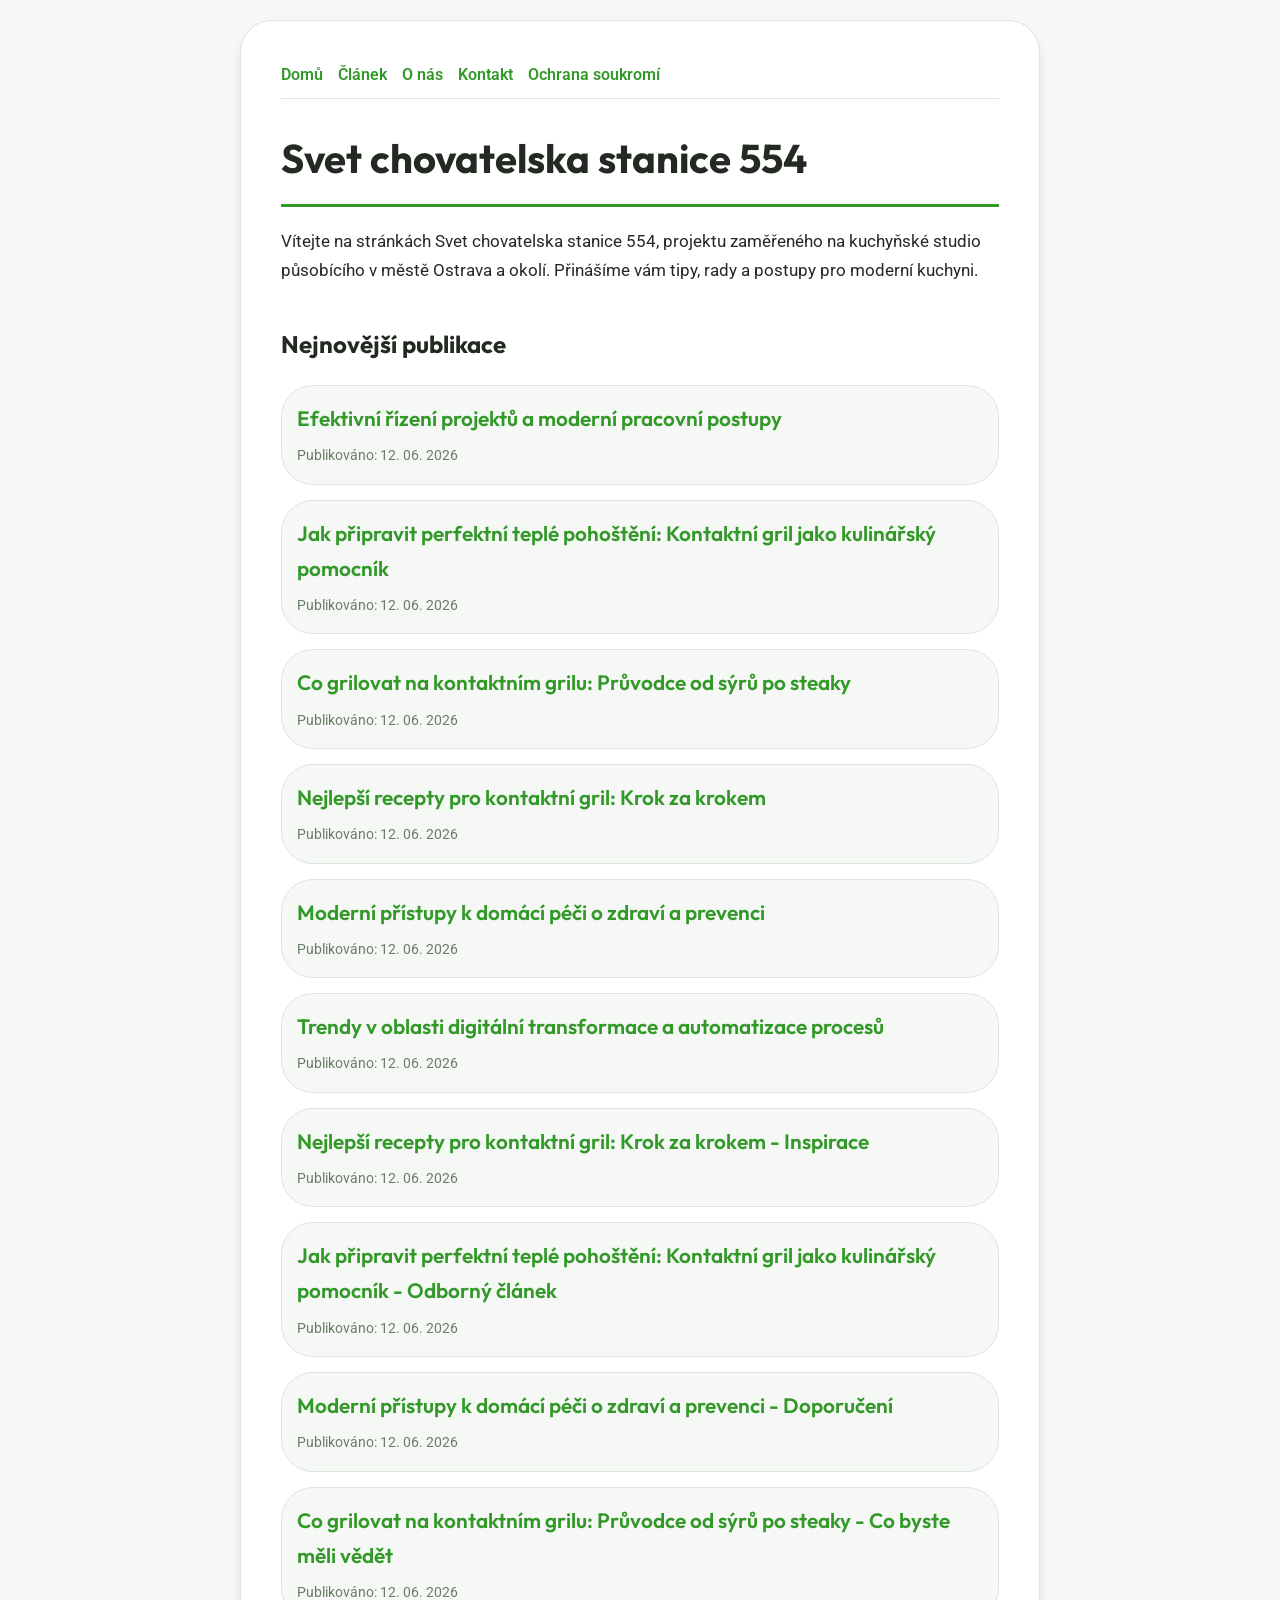
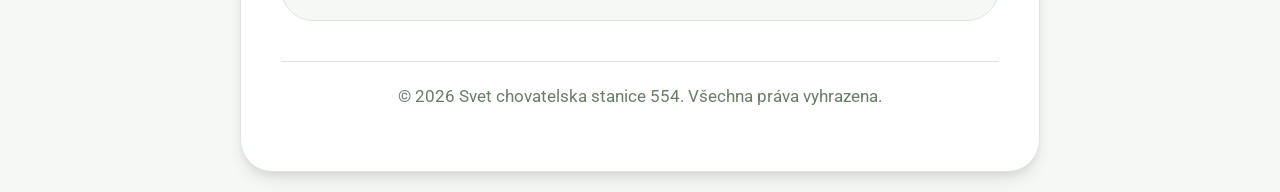
<file: index.html>
<!DOCTYPE html>
<html lang="cs">
<head>
    <meta charset="UTF-8">
    <meta name="viewport" content="width=device-width, initial-scale=1.0">
    <title>Svet chovatelska stanice 554 | Kuchyňské studio - Ostrava</title>
    <meta name="description" content="Vítejte na stránkách Svet chovatelska stanice 554, projektu zaměřeného na kuchyňské studio působícího v městě Ostrava a okolí. Přinášíme vám tipy, rady a postupy pro moderní kuchyni.">
    <meta name="geo.region" content="CZ" />
    <meta name="geo.placename" content="Ostrava" />
    <meta name="geo.position" content="49.8209;18.2625" />
    <meta name="ICBM" content="49.8209, 18.2625" />
    <link rel="stylesheet" href="style.css">
    <script type="application/ld+json">
{
  "@context": "https://schema.org",
  "@type": "LocalBusiness",
  "name": "Svet chovatelska stanice 554",
  "url": "https://svet-chovatelska-stanice-554.github.io",
  "telephone": "+420 596 555 789",
  "address": {
    "@type": "PostalAddress",
    "addressLocality": "Ostrava",
    "addressRegion": "Moravskoslezský",
    "postalCode": "702 00",
    "addressCountry": "CZ"
  },
  "geo": {
    "@type": "GeoCoordinates",
    "latitude": 49.8209,
    "longitude": 18.2625
  }
}
</script>
</head>
<body>
    
        <div class="container" style="max-width: 800px;">
            <nav style="display: flex; gap: 15px; margin-bottom: 25px; border-bottom: 1px solid var(--border-color); padding-bottom: 10px; overflow-x: auto; flex-wrap: wrap;">
            <a href="index.html">Domů</a>
            <a href="efektivni-rizeni-projektu-a-moderni-pracovni-postupy.html">Článek</a>
            <a href="about.html">O nás</a>
            <a href="contact.html">Kontakt</a>
            <a href="privacy.html">Ochrana soukromí</a>
        </nav>
            <h1>Svet chovatelska stanice 554</h1>
            <p>Vítejte na stránkách Svet chovatelska stanice 554, projektu zaměřeného na kuchyňské studio působícího v městě Ostrava a okolí. Přinášíme vám tipy, rady a postupy pro moderní kuchyni.</p>
            <h2 style="margin-top: 40px;">Nejnovější publikace</h2>
            <ul style="list-style-type: none; padding-left: 0;">
                <li style="background: var(--bg-color); padding: 15px; border-radius: var(--border-radius); border: 1px solid var(--border-color); margin-bottom: 15px;">
                <h3 style="margin-bottom: 5px; font-size: 1.3rem;"><a href="efektivni-rizeni-projektu-a-moderni-pracovni-postupy.html">Efektivní řízení projektů a moderní pracovní postupy</a></h3>
                <span style="font-size:0.85rem; color: var(--muted-text)">Publikováno: 12. 06. 2026</span>
            </li>
<li style="background: var(--bg-color); padding: 15px; border-radius: var(--border-radius); border: 1px solid var(--border-color); margin-bottom: 15px;">
                <h3 style="margin-bottom: 5px; font-size: 1.3rem;"><a href="jak-pripravit-perfektni-teple-pohosteni-kontaktni-gril-jako-kulinarsky-pomocnik.html">Jak připravit perfektní teplé pohoštění: Kontaktní gril jako kulinářský pomocník</a></h3>
                <span style="font-size:0.85rem; color: var(--muted-text)">Publikováno: 12. 06. 2026</span>
            </li>
<li style="background: var(--bg-color); padding: 15px; border-radius: var(--border-radius); border: 1px solid var(--border-color); margin-bottom: 15px;">
                <h3 style="margin-bottom: 5px; font-size: 1.3rem;"><a href="co-grilovat-na-kontaktnim-grilu-pruvodce-od-syru-po-steaky.html">Co grilovat na kontaktním grilu: Průvodce od sýrů po steaky</a></h3>
                <span style="font-size:0.85rem; color: var(--muted-text)">Publikováno: 12. 06. 2026</span>
            </li>
<li style="background: var(--bg-color); padding: 15px; border-radius: var(--border-radius); border: 1px solid var(--border-color); margin-bottom: 15px;">
                <h3 style="margin-bottom: 5px; font-size: 1.3rem;"><a href="nejlepsi-recepty-pro-kontaktni-gril-krok-za-krokem.html">Nejlepší recepty pro kontaktní gril: Krok za krokem</a></h3>
                <span style="font-size:0.85rem; color: var(--muted-text)">Publikováno: 12. 06. 2026</span>
            </li>
<li style="background: var(--bg-color); padding: 15px; border-radius: var(--border-radius); border: 1px solid var(--border-color); margin-bottom: 15px;">
                <h3 style="margin-bottom: 5px; font-size: 1.3rem;"><a href="moderni-pristupy-k-domaci-peci-o-zdravi-a-prevenci.html">Moderní přístupy k domácí péči o zdraví a prevenci</a></h3>
                <span style="font-size:0.85rem; color: var(--muted-text)">Publikováno: 12. 06. 2026</span>
            </li>
<li style="background: var(--bg-color); padding: 15px; border-radius: var(--border-radius); border: 1px solid var(--border-color); margin-bottom: 15px;">
                <h3 style="margin-bottom: 5px; font-size: 1.3rem;"><a href="trendy-v-oblasti-digitalni-transformace-a-automatizace-procesu.html">Trendy v oblasti digitální transformace a automatizace procesů</a></h3>
                <span style="font-size:0.85rem; color: var(--muted-text)">Publikováno: 12. 06. 2026</span>
            </li>
<li style="background: var(--bg-color); padding: 15px; border-radius: var(--border-radius); border: 1px solid var(--border-color); margin-bottom: 15px;">
                <h3 style="margin-bottom: 5px; font-size: 1.3rem;"><a href="nejlepsi-recepty-pro-kontaktni-gril-krok-za-krokem-inspirace.html">Nejlepší recepty pro kontaktní gril: Krok za krokem - Inspirace</a></h3>
                <span style="font-size:0.85rem; color: var(--muted-text)">Publikováno: 12. 06. 2026</span>
            </li>
<li style="background: var(--bg-color); padding: 15px; border-radius: var(--border-radius); border: 1px solid var(--border-color); margin-bottom: 15px;">
                <h3 style="margin-bottom: 5px; font-size: 1.3rem;"><a href="jak-pripravit-perfektni-teple-pohosteni-kontaktni-gril-jako-kulinarsky-pomocnik-odborny-clanek.html">Jak připravit perfektní teplé pohoštění: Kontaktní gril jako kulinářský pomocník - Odborný článek</a></h3>
                <span style="font-size:0.85rem; color: var(--muted-text)">Publikováno: 12. 06. 2026</span>
            </li>
<li style="background: var(--bg-color); padding: 15px; border-radius: var(--border-radius); border: 1px solid var(--border-color); margin-bottom: 15px;">
                <h3 style="margin-bottom: 5px; font-size: 1.3rem;"><a href="moderni-pristupy-k-domaci-peci-o-zdravi-a-prevenci-doporuceni.html">Moderní přístupy k domácí péči o zdraví a prevenci - Doporučení</a></h3>
                <span style="font-size:0.85rem; color: var(--muted-text)">Publikováno: 12. 06. 2026</span>
            </li>
<li style="background: var(--bg-color); padding: 15px; border-radius: var(--border-radius); border: 1px solid var(--border-color); margin-bottom: 15px;">
                <h3 style="margin-bottom: 5px; font-size: 1.3rem;"><a href="co-grilovat-na-kontaktnim-grilu-pruvodce-od-syru-po-steaky-co-byste-meli-vedet.html">Co grilovat na kontaktním grilu: Průvodce od sýrů po steaky - Co byste měli vědět</a></h3>
                <span style="font-size:0.85rem; color: var(--muted-text)">Publikováno: 12. 06. 2026</span>
            </li>

            </ul>
            <footer>
                <p>&copy; 2026 Svet chovatelska stanice 554. Všechna práva vyhrazena.</p>
            </footer>
        </div>
        
</body>
</html>
</file>
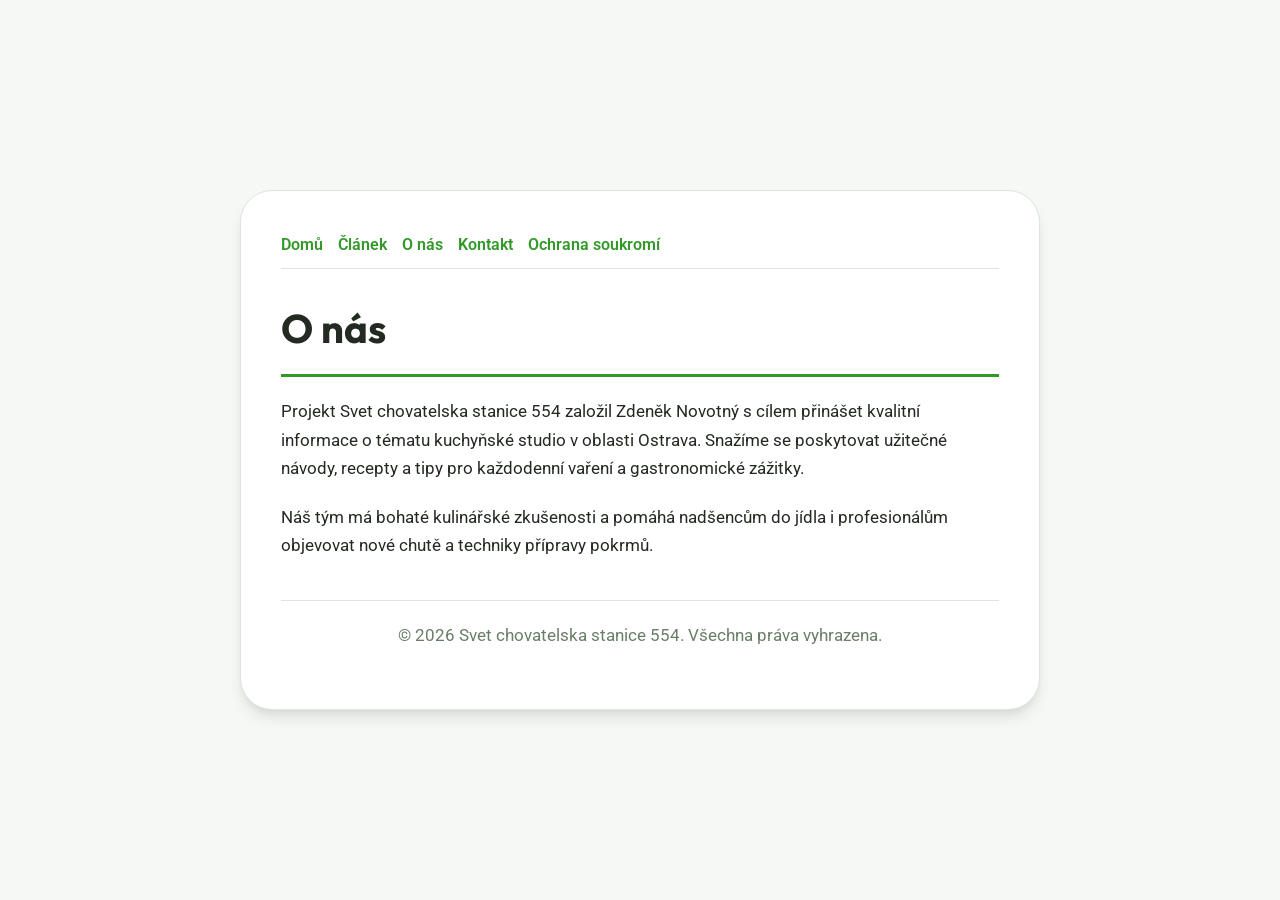
<file: about.html>
<!DOCTYPE html>
<html lang="cs">
<head>
    <meta charset="UTF-8">
    <meta name="viewport" content="width=device-width, initial-scale=1.0">
    <title>O nás | Svet chovatelska stanice 554</title>
    <meta name="description" content="Projekt Svet chovatelska stanice 554 založil Zdeněk Novotný s cílem přinášet kvalitní informace o tématu kuchyňské studio v oblasti Ostrava. Snažíme se poskytovat užitečné návody, recepty a tipy pro každodenní vaření a gastronomické zážitky.">
    <meta name="geo.region" content="CZ" />
    <meta name="geo.placename" content="Ostrava" />
    <meta name="geo.position" content="49.8209;18.2625" />
    <meta name="ICBM" content="49.8209, 18.2625" />
    <link rel="stylesheet" href="style.css">
</head>
<body>
    
        <div class="container" style="max-width: 800px;">
            <nav style="display: flex; gap: 15px; margin-bottom: 25px; border-bottom: 1px solid var(--border-color); padding-bottom: 10px; overflow-x: auto; flex-wrap: wrap;">
            <a href="index.html">Domů</a>
            <a href="efektivni-rizeni-projektu-a-moderni-pracovni-postupy.html">Článek</a>
            <a href="about.html">O nás</a>
            <a href="contact.html">Kontakt</a>
            <a href="privacy.html">Ochrana soukromí</a>
        </nav>
            <h1>O nás</h1>
            <p>Projekt Svet chovatelska stanice 554 založil Zdeněk Novotný s cílem přinášet kvalitní informace o tématu kuchyňské studio v oblasti Ostrava. Snažíme se poskytovat užitečné návody, recepty a tipy pro každodenní vaření a gastronomické zážitky.</p>
            <p>Náš tým má bohaté kulinářské zkušenosti a pomáhá nadšencům do jídla i profesionálům objevovat nové chutě a techniky přípravy pokrmů.</p>
            <footer>
                <p>&copy; 2026 Svet chovatelska stanice 554. Všechna práva vyhrazena.</p>
            </footer>
        </div>
        
</body>
</html>
</file>
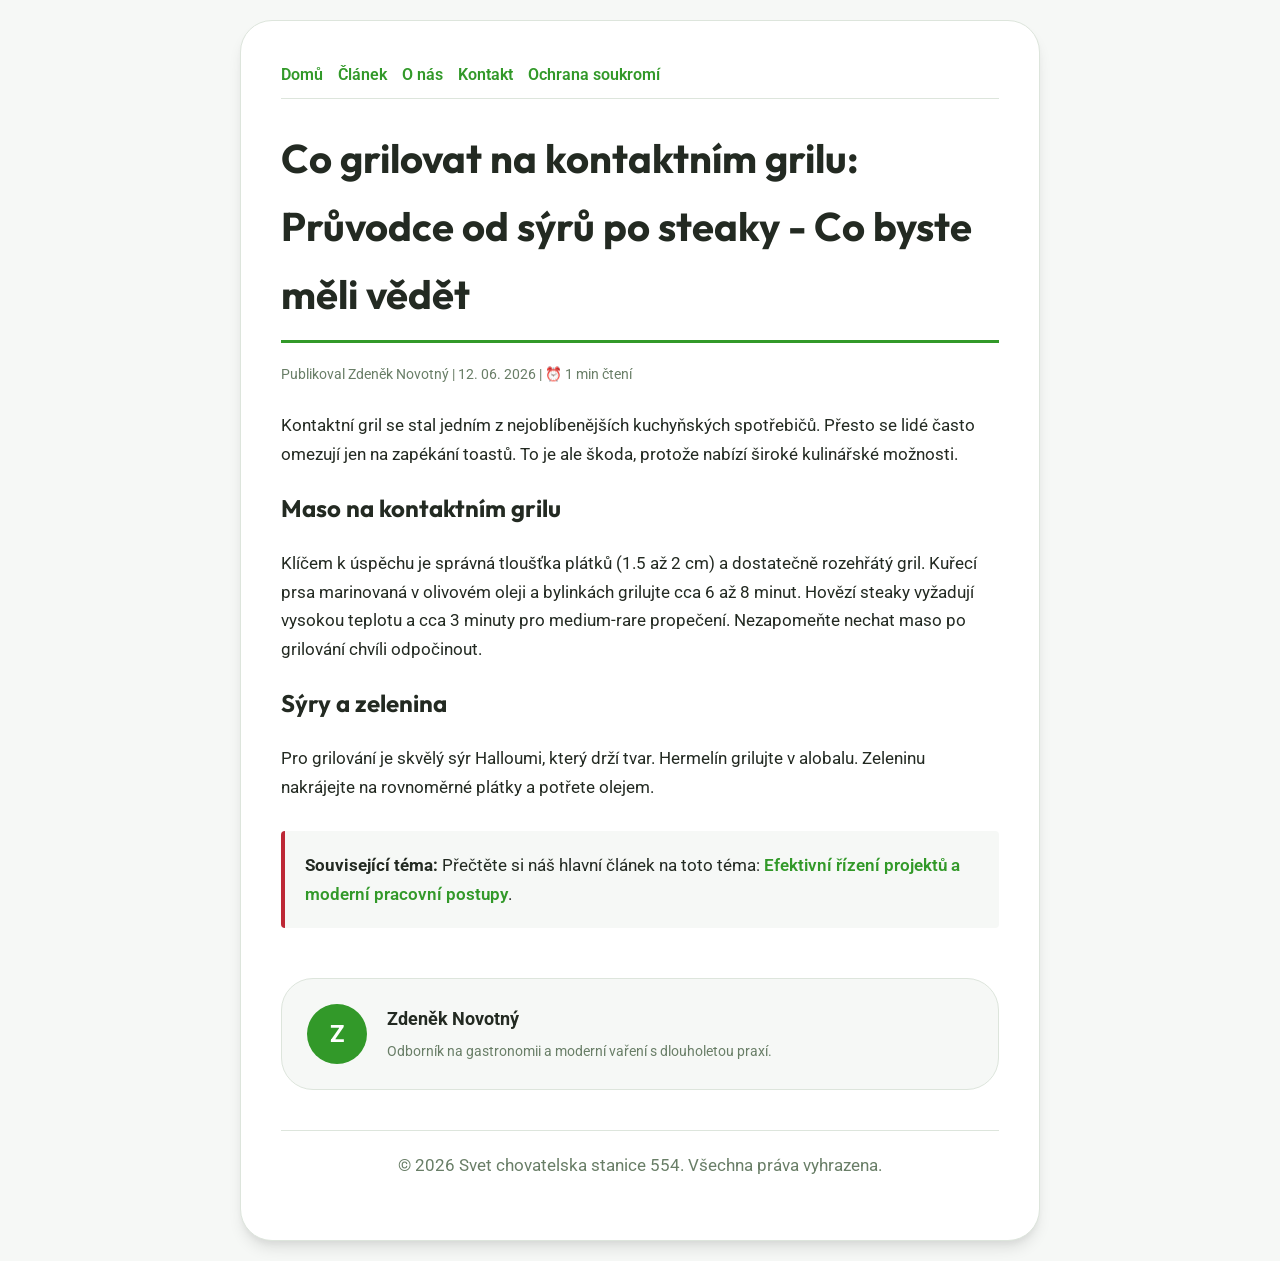
<file: co-grilovat-na-kontaktnim-grilu-pruvodce-od-syru-po-steaky-co-byste-meli-vedet.html>
<!DOCTYPE html>
<html lang="cs">
<head>
    <meta charset="UTF-8">
    <meta name="viewport" content="width=device-width, initial-scale=1.0">
    <title>Co grilovat na kontaktním grilu: Průvodce od sýrů po steaky - Co byste měli vědět - Svet chovatelska stanice 554</title>
    <meta name="description" content="Co grilovat na kontaktním grilu: Průvodce od sýrů po steaky - Co byste měli vědět">
    <meta name="geo.region" content="CZ" />
    <meta name="geo.placename" content="Ostrava" />
    <meta name="geo.position" content="49.8209;18.2625" />
    <meta name="ICBM" content="49.8209, 18.2625" />
    <link rel="stylesheet" href="style.css">
</head>
<body>
    
            <div class="container" style="max-width: 800px;">
                <nav style="display: flex; gap: 15px; margin-bottom: 25px; border-bottom: 1px solid var(--border-color); padding-bottom: 10px; overflow-x: auto; flex-wrap: wrap;">
            <a href="index.html">Domů</a>
            <a href="efektivni-rizeni-projektu-a-moderni-pracovni-postupy.html">Článek</a>
            <a href="about.html">O nás</a>
            <a href="contact.html">Kontakt</a>
            <a href="privacy.html">Ochrana soukromí</a>
        </nav>
                <h1>Co grilovat na kontaktním grilu: Průvodce od sýrů po steaky - Co byste měli vědět</h1>
                <div style="font-size:0.85rem; color: var(--muted-text); margin-bottom: 25px;">
                    Publikoval Zdeněk Novotný | 12. 06. 2026 | ⏰ 1 min čtení
                </div>
                <article style="margin-top: 20px;">
                    <p>Kontaktní gril se stal jedním z nejoblíbenějších kuchyňských spotřebičů. Přesto se lidé často omezují jen na zapékání toastů. To je ale škoda, protože nabízí široké kulinářské možnosti.</p>
<h2>Maso na kontaktním grilu</h2>
<p>Klíčem k úspěchu je správná tloušťka plátků (1.5 až 2 cm) a dostatečně rozehřátý gril. Kuřecí prsa marinovaná v olivovém oleji a bylinkách grilujte cca 6 až 8 minut. Hovězí steaky vyžadují vysokou teplotu a cca 3 minuty pro medium-rare propečení. Nezapomeňte nechat maso po grilování chvíli odpočinout.</p>
<h2>Sýry a zelenina</h2>
<p>Pro grilování je skvělý sýr Halloumi, který drží tvar. Hermelín grilujte v alobalu. Zeleninu nakrájejte na rovnoměrné plátky a potřete olejem.</p>
                    <div class="link-resource" style="margin-top: 30px; padding: 20px; border-left: 4px solid var(--accent-color); background: var(--bg-color); border-radius: 4px;"><p style="margin: 0;"><strong>Související téma:</strong> Přečtěte si náš hlavní článek na toto téma: <a href="efektivni-rizeni-projektu-a-moderni-pracovni-postupy.html">Efektivní řízení projektů a moderní pracovní postupy</a>.</p></div>
                </article>
                
            <div class="author-box" style="margin-top: 50px; padding: 25px; background: var(--bg-color); border: 1px solid var(--border-color); border-radius: var(--border-radius); display: flex; gap: 20px; align-items: center;">
                <div style="width: 60px; height: 60px; border-radius: 50%; background: var(--primary-color); display: flex; align-items: center; justify-content: center; color: white; font-weight: bold; font-size: 1.5rem;">Z</div>
                <div>
                    <h4 style="margin-bottom: 5px; font-weight: bold; font-size: 1.1rem;">Zdeněk Novotný</h4>
                    <p style="margin: 0; font-size: 0.9rem; color: var(--muted-text);">Odborník na gastronomii a moderní vaření s dlouholetou praxí.</p>
                </div>
            </div>
            
                <footer>
                    <p>&copy; 2026 Svet chovatelska stanice 554. Všechna práva vyhrazena.</p>
                </footer>
            </div>
            
</body>
</html>
</file>
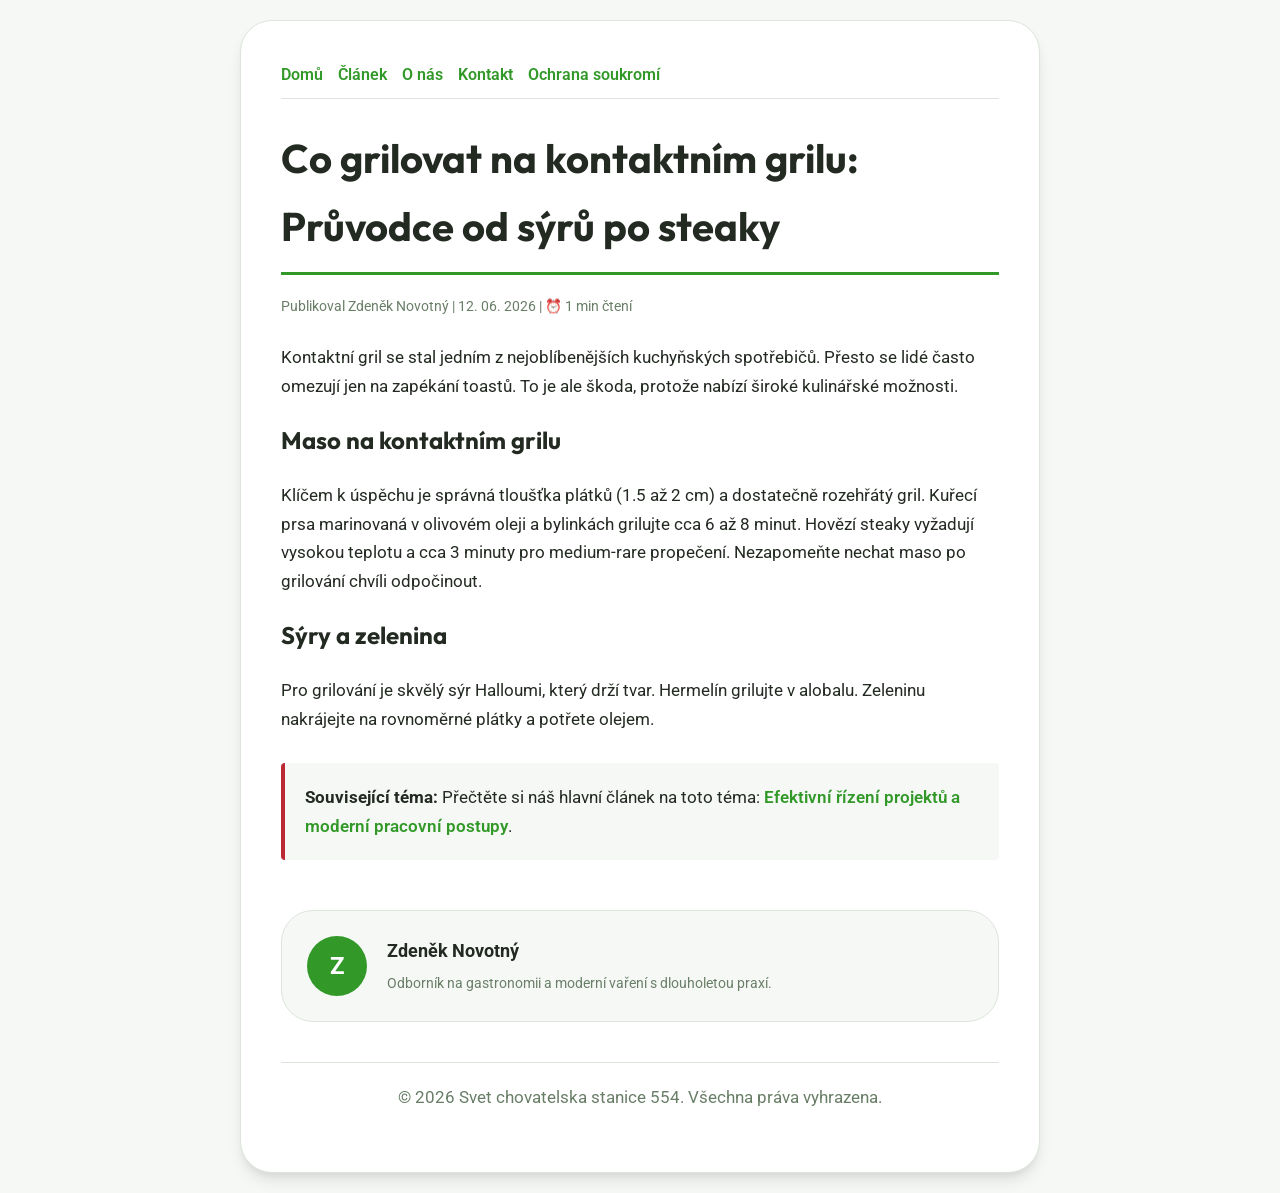
<file: co-grilovat-na-kontaktnim-grilu-pruvodce-od-syru-po-steaky.html>
<!DOCTYPE html>
<html lang="cs">
<head>
    <meta charset="UTF-8">
    <meta name="viewport" content="width=device-width, initial-scale=1.0">
    <title>Co grilovat na kontaktním grilu: Průvodce od sýrů po steaky - Svet chovatelska stanice 554</title>
    <meta name="description" content="Co grilovat na kontaktním grilu: Průvodce od sýrů po steaky">
    <meta name="geo.region" content="CZ" />
    <meta name="geo.placename" content="Ostrava" />
    <meta name="geo.position" content="49.8209;18.2625" />
    <meta name="ICBM" content="49.8209, 18.2625" />
    <link rel="stylesheet" href="style.css">
</head>
<body>
    
            <div class="container" style="max-width: 800px;">
                <nav style="display: flex; gap: 15px; margin-bottom: 25px; border-bottom: 1px solid var(--border-color); padding-bottom: 10px; overflow-x: auto; flex-wrap: wrap;">
            <a href="index.html">Domů</a>
            <a href="efektivni-rizeni-projektu-a-moderni-pracovni-postupy.html">Článek</a>
            <a href="about.html">O nás</a>
            <a href="contact.html">Kontakt</a>
            <a href="privacy.html">Ochrana soukromí</a>
        </nav>
                <h1>Co grilovat na kontaktním grilu: Průvodce od sýrů po steaky</h1>
                <div style="font-size:0.85rem; color: var(--muted-text); margin-bottom: 25px;">
                    Publikoval Zdeněk Novotný | 12. 06. 2026 | ⏰ 1 min čtení
                </div>
                <article style="margin-top: 20px;">
                    <p>Kontaktní gril se stal jedním z nejoblíbenějších kuchyňských spotřebičů. Přesto se lidé často omezují jen na zapékání toastů. To je ale škoda, protože nabízí široké kulinářské možnosti.</p>
<h2>Maso na kontaktním grilu</h2>
<p>Klíčem k úspěchu je správná tloušťka plátků (1.5 až 2 cm) a dostatečně rozehřátý gril. Kuřecí prsa marinovaná v olivovém oleji a bylinkách grilujte cca 6 až 8 minut. Hovězí steaky vyžadují vysokou teplotu a cca 3 minuty pro medium-rare propečení. Nezapomeňte nechat maso po grilování chvíli odpočinout.</p>
<h2>Sýry a zelenina</h2>
<p>Pro grilování je skvělý sýr Halloumi, který drží tvar. Hermelín grilujte v alobalu. Zeleninu nakrájejte na rovnoměrné plátky a potřete olejem.</p>
                    <div class="link-resource" style="margin-top: 30px; padding: 20px; border-left: 4px solid var(--accent-color); background: var(--bg-color); border-radius: 4px;"><p style="margin: 0;"><strong>Související téma:</strong> Přečtěte si náš hlavní článek na toto téma: <a href="efektivni-rizeni-projektu-a-moderni-pracovni-postupy.html">Efektivní řízení projektů a moderní pracovní postupy</a>.</p></div>
                </article>
                
            <div class="author-box" style="margin-top: 50px; padding: 25px; background: var(--bg-color); border: 1px solid var(--border-color); border-radius: var(--border-radius); display: flex; gap: 20px; align-items: center;">
                <div style="width: 60px; height: 60px; border-radius: 50%; background: var(--primary-color); display: flex; align-items: center; justify-content: center; color: white; font-weight: bold; font-size: 1.5rem;">Z</div>
                <div>
                    <h4 style="margin-bottom: 5px; font-weight: bold; font-size: 1.1rem;">Zdeněk Novotný</h4>
                    <p style="margin: 0; font-size: 0.9rem; color: var(--muted-text);">Odborník na gastronomii a moderní vaření s dlouholetou praxí.</p>
                </div>
            </div>
            
                <footer>
                    <p>&copy; 2026 Svet chovatelska stanice 554. Všechna práva vyhrazena.</p>
                </footer>
            </div>
            
</body>
</html>
</file>
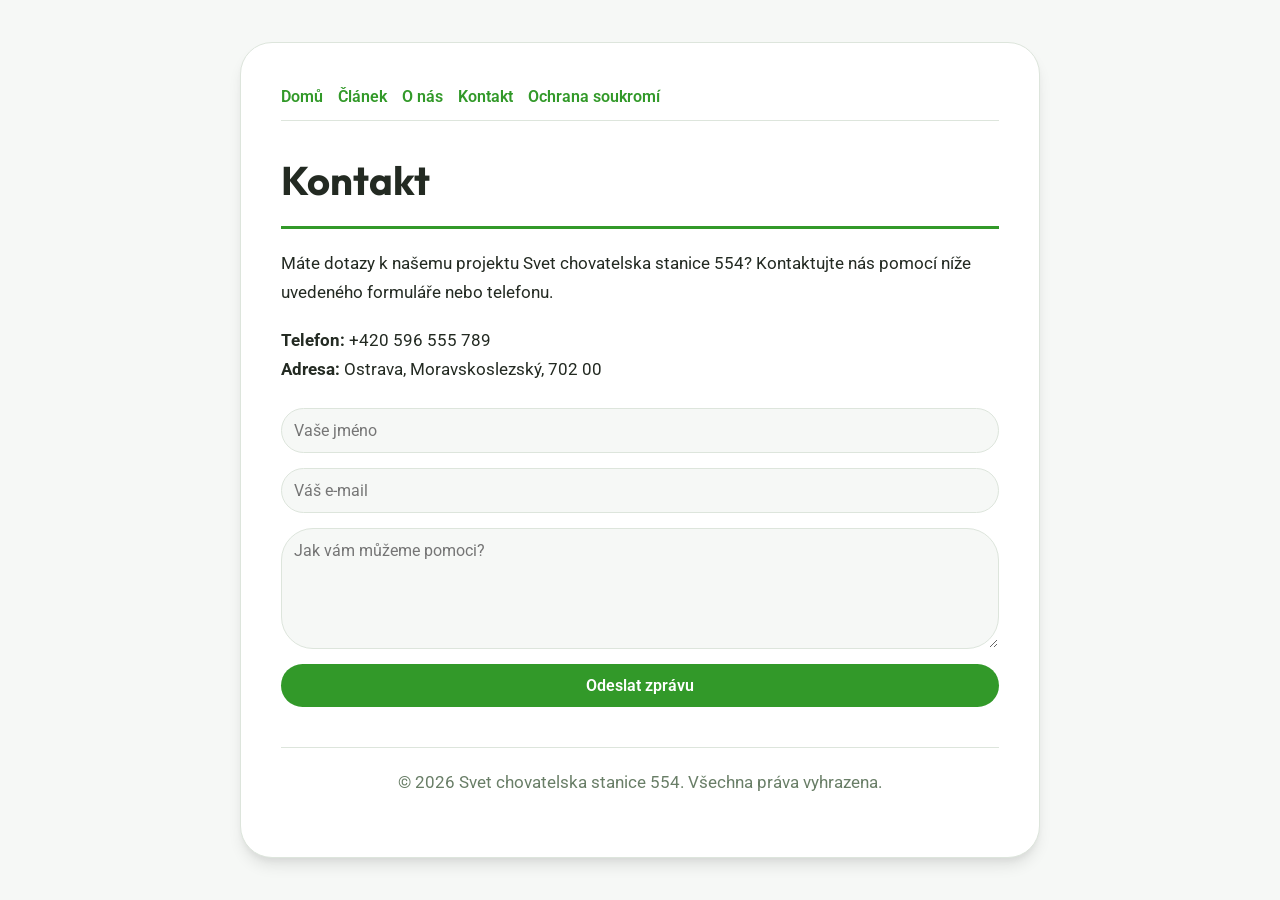
<file: contact.html>
<!DOCTYPE html>
<html lang="cs">
<head>
    <meta charset="UTF-8">
    <meta name="viewport" content="width=device-width, initial-scale=1.0">
    <title>Kontakt | Svet chovatelska stanice 554</title>
    <meta name="description" content="Máte dotazy k našemu projektu Svet chovatelska stanice 554? Kontaktujte nás pomocí níže uvedeného formuláře nebo telefonu.">
    <meta name="geo.region" content="CZ" />
    <meta name="geo.placename" content="Ostrava" />
    <meta name="geo.position" content="49.8209;18.2625" />
    <meta name="ICBM" content="49.8209, 18.2625" />
    <link rel="stylesheet" href="style.css">
</head>
<body>
    
        <div class="container" style="max-width: 800px;">
            <nav style="display: flex; gap: 15px; margin-bottom: 25px; border-bottom: 1px solid var(--border-color); padding-bottom: 10px; overflow-x: auto; flex-wrap: wrap;">
            <a href="index.html">Domů</a>
            <a href="efektivni-rizeni-projektu-a-moderni-pracovni-postupy.html">Článek</a>
            <a href="about.html">O nás</a>
            <a href="contact.html">Kontakt</a>
            <a href="privacy.html">Ochrana soukromí</a>
        </nav>
            <h1>Kontakt</h1>
            <p>Máte dotazy k našemu projektu Svet chovatelska stanice 554? Kontaktujte nás pomocí níže uvedeného formuláře nebo telefonu.</p>
            <p><strong>Telefon:</strong> +420 596 555 789<br><strong>Adresa:</strong> Ostrava, Moravskoslezský, 702 00</p>
            <form action="https://formspree.io/f/placeholder" method="POST">
                <input type="text" name="name" placeholder="Vaše jméno" required>
                <input type="email" name="email" placeholder="Váš e-mail" required>
                <textarea name="message" placeholder="Jak vám můžeme pomoci?" rows="5" required></textarea>
                <button type="submit">Odeslat zprávu</button>
            </form>
            <footer>
                <p>&copy; 2026 Svet chovatelska stanice 554. Všechna práva vyhrazena.</p>
            </footer>
        </div>
        
</body>
</html>
</file>
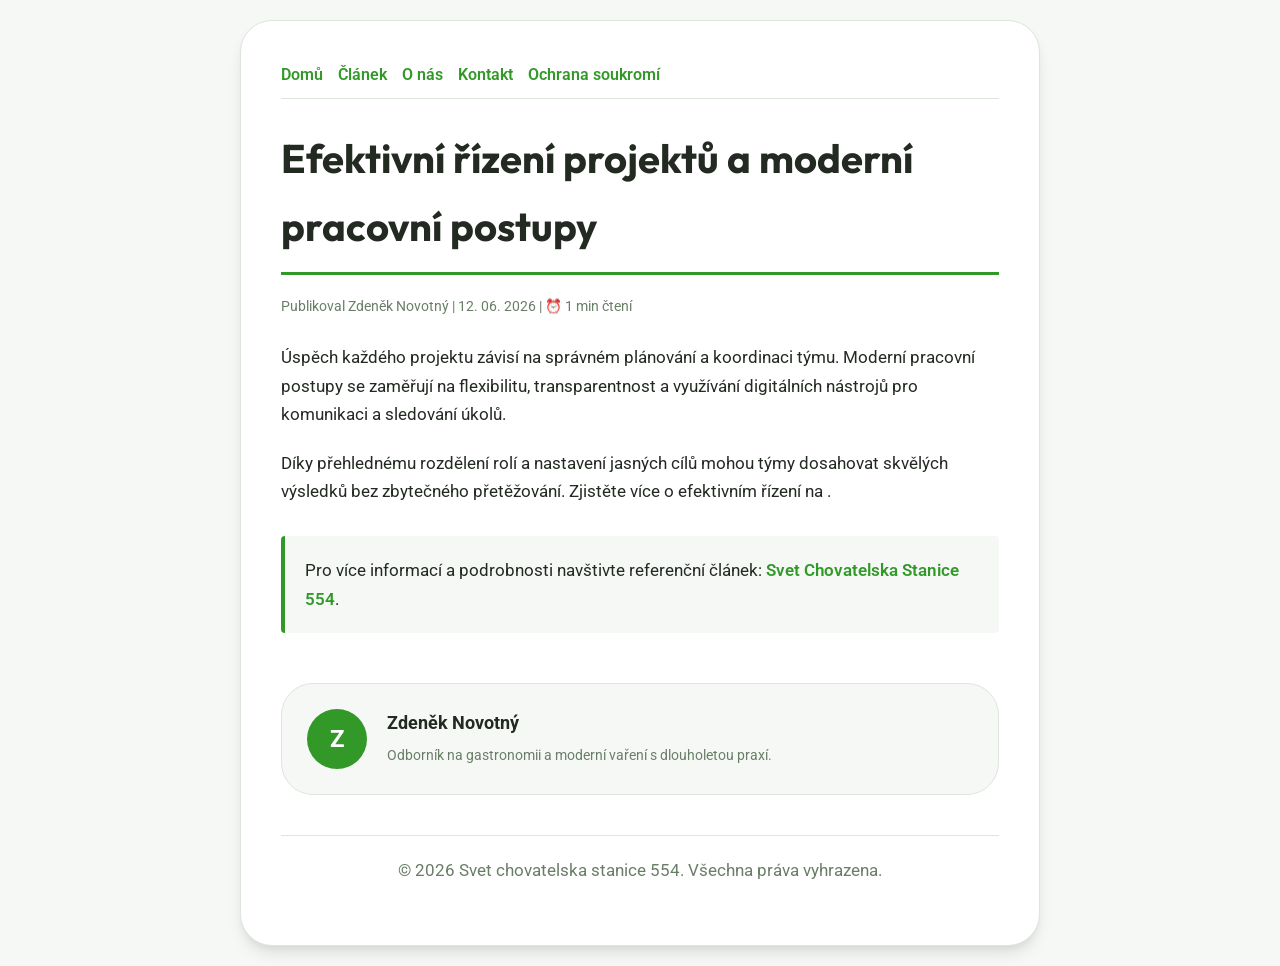
<file: efektivni-rizeni-projektu-a-moderni-pracovni-postupy.html>
<!DOCTYPE html>
<html lang="cs">
<head>
    <meta charset="UTF-8">
    <meta name="viewport" content="width=device-width, initial-scale=1.0">
    <title>Efektivní řízení projektů a moderní pracovní postupy - Svet chovatelska stanice 554</title>
    <meta name="description" content="Efektivní řízení projektů a moderní pracovní postupy">
    <meta name="geo.region" content="CZ" />
    <meta name="geo.placename" content="Ostrava" />
    <meta name="geo.position" content="49.8209;18.2625" />
    <meta name="ICBM" content="49.8209, 18.2625" />
    <link rel="stylesheet" href="style.css">
</head>
<body>
    
            <div class="container" style="max-width: 800px;">
                <nav style="display: flex; gap: 15px; margin-bottom: 25px; border-bottom: 1px solid var(--border-color); padding-bottom: 10px; overflow-x: auto; flex-wrap: wrap;">
            <a href="index.html">Domů</a>
            <a href="efektivni-rizeni-projektu-a-moderni-pracovni-postupy.html">Článek</a>
            <a href="about.html">O nás</a>
            <a href="contact.html">Kontakt</a>
            <a href="privacy.html">Ochrana soukromí</a>
        </nav>
                <h1>Efektivní řízení projektů a moderní pracovní postupy</h1>
                <div style="font-size:0.85rem; color: var(--muted-text); margin-bottom: 25px;">
                    Publikoval Zdeněk Novotný | 12. 06. 2026 | ⏰ 1 min čtení
                </div>
                <article style="margin-top: 20px;">
                    <p>Úspěch každého projektu závisí na správném plánování a koordinaci týmu. Moderní pracovní postupy se zaměřují na flexibilitu, transparentnost a využívání digitálních nástrojů pro komunikaci a sledování úkolů.</p>
<p>Díky přehlednému rozdělení rolí a nastavení jasných cílů mohou týmy dosahovat skvělých výsledků bez zbytečného přetěžování. Zjistěte více o efektivním řízení na .</p>
                    <div class="link-resource" style="margin-top: 30px; padding: 20px; border-left: 4px solid var(--primary-color); background: var(--bg-color); border-radius: 4px;"><p style="margin: 0;">Pro více informací a podrobnosti navštivte referenční článek: <strong><a href="https://postaodvily.eu/">Svet Chovatelska Stanice 554</a></strong>.</p></div>
                </article>
                
            <div class="author-box" style="margin-top: 50px; padding: 25px; background: var(--bg-color); border: 1px solid var(--border-color); border-radius: var(--border-radius); display: flex; gap: 20px; align-items: center;">
                <div style="width: 60px; height: 60px; border-radius: 50%; background: var(--primary-color); display: flex; align-items: center; justify-content: center; color: white; font-weight: bold; font-size: 1.5rem;">Z</div>
                <div>
                    <h4 style="margin-bottom: 5px; font-weight: bold; font-size: 1.1rem;">Zdeněk Novotný</h4>
                    <p style="margin: 0; font-size: 0.9rem; color: var(--muted-text);">Odborník na gastronomii a moderní vaření s dlouholetou praxí.</p>
                </div>
            </div>
            
                <footer>
                    <p>&copy; 2026 Svet chovatelska stanice 554. Všechna práva vyhrazena.</p>
                </footer>
            </div>
            
</body>
</html>
</file>
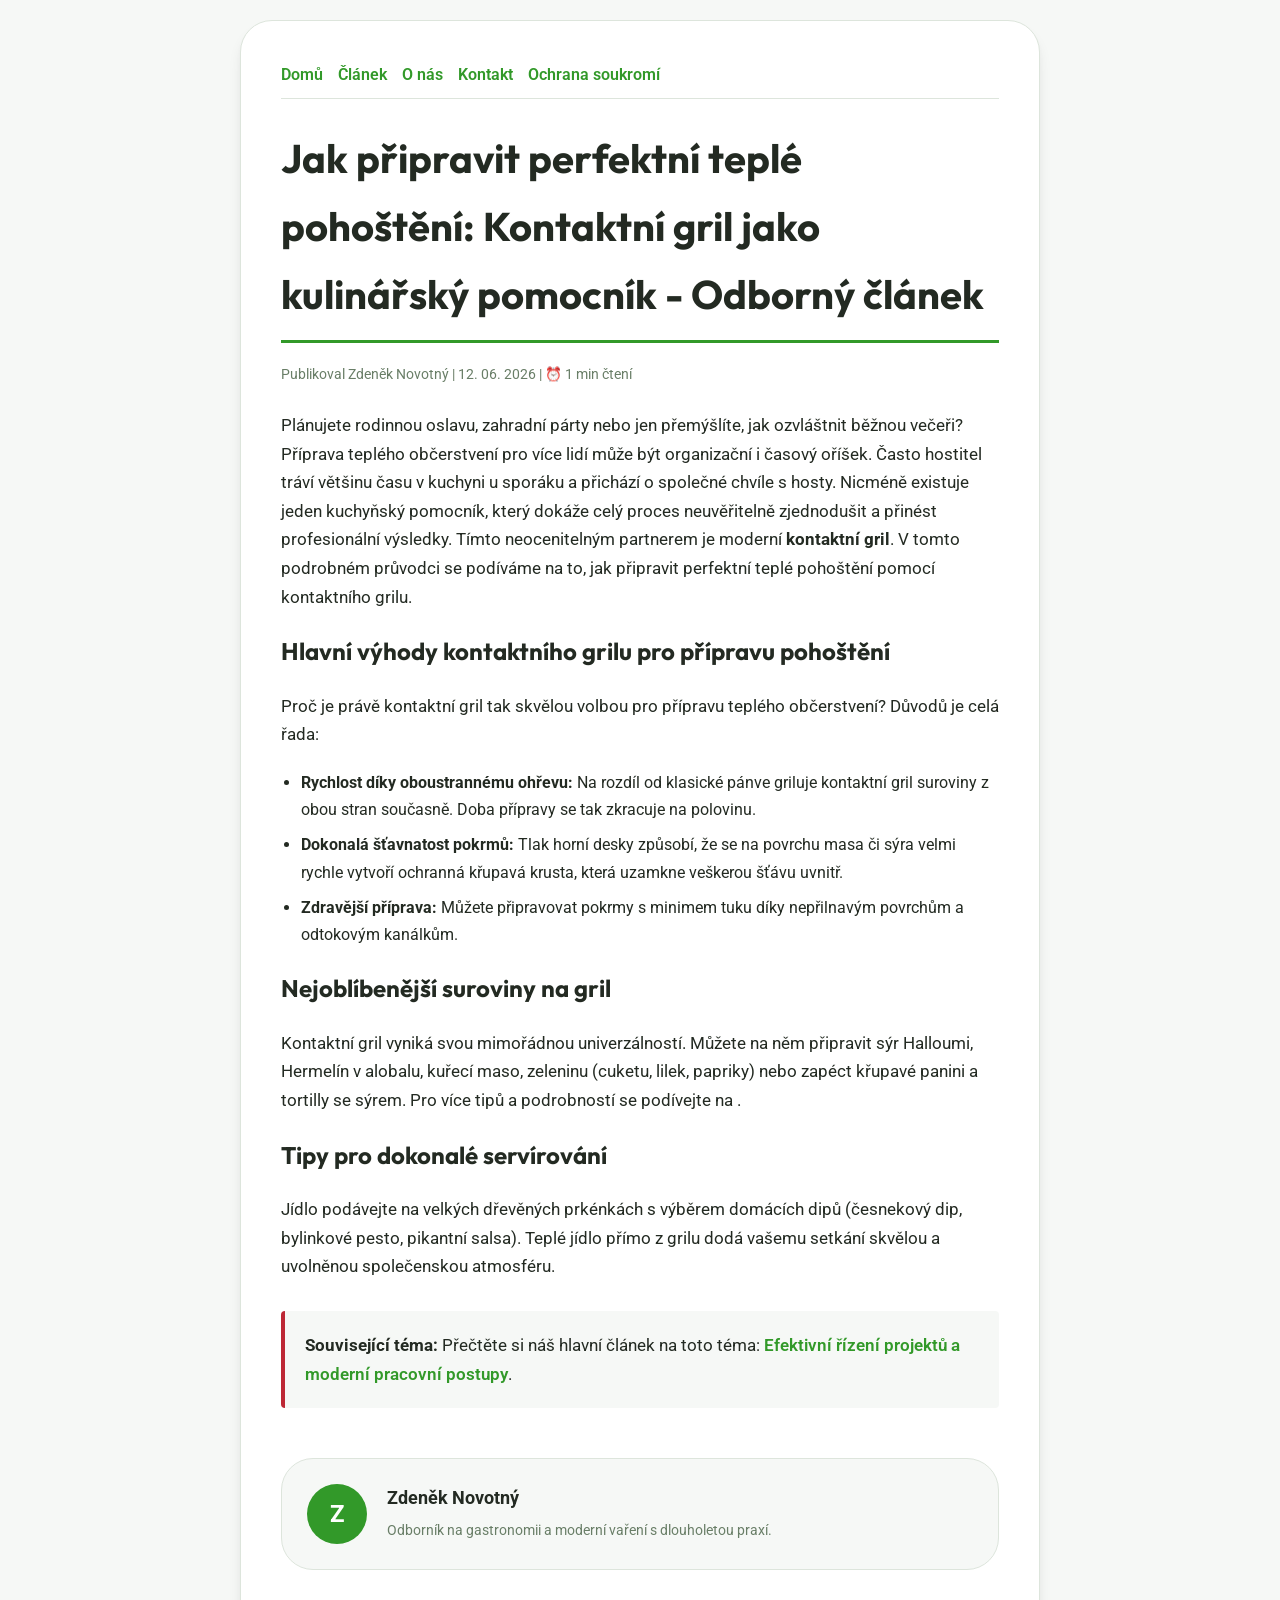
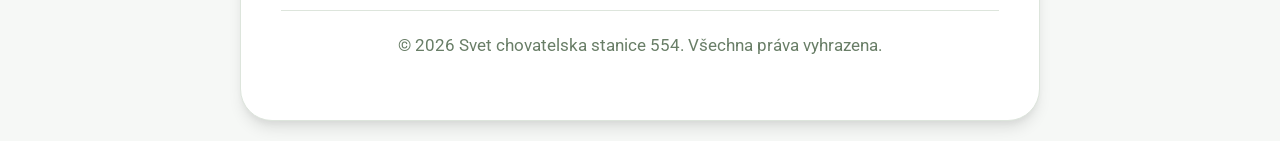
<file: jak-pripravit-perfektni-teple-pohosteni-kontaktni-gril-jako-kulinarsky-pomocnik-odborny-clanek.html>
<!DOCTYPE html>
<html lang="cs">
<head>
    <meta charset="UTF-8">
    <meta name="viewport" content="width=device-width, initial-scale=1.0">
    <title>Jak připravit perfektní teplé pohoštění: Kontaktní gril jako kulinářský pomocník - Odborný článek - Svet chovatelska stanice 554</title>
    <meta name="description" content="Jak připravit perfektní teplé pohoštění: Kontaktní gril jako kulinářský pomocník - Odborný článek">
    <meta name="geo.region" content="CZ" />
    <meta name="geo.placename" content="Ostrava" />
    <meta name="geo.position" content="49.8209;18.2625" />
    <meta name="ICBM" content="49.8209, 18.2625" />
    <link rel="stylesheet" href="style.css">
</head>
<body>
    
            <div class="container" style="max-width: 800px;">
                <nav style="display: flex; gap: 15px; margin-bottom: 25px; border-bottom: 1px solid var(--border-color); padding-bottom: 10px; overflow-x: auto; flex-wrap: wrap;">
            <a href="index.html">Domů</a>
            <a href="efektivni-rizeni-projektu-a-moderni-pracovni-postupy.html">Článek</a>
            <a href="about.html">O nás</a>
            <a href="contact.html">Kontakt</a>
            <a href="privacy.html">Ochrana soukromí</a>
        </nav>
                <h1>Jak připravit perfektní teplé pohoštění: Kontaktní gril jako kulinářský pomocník - Odborný článek</h1>
                <div style="font-size:0.85rem; color: var(--muted-text); margin-bottom: 25px;">
                    Publikoval Zdeněk Novotný | 12. 06. 2026 | ⏰ 1 min čtení
                </div>
                <article style="margin-top: 20px;">
                    <p>Plánujete rodinnou oslavu, zahradní párty nebo jen přemýšlíte, jak ozvláštnit běžnou večeři? Příprava teplého občerstvení pro více lidí může být organizační i časový oříšek. Často hostitel tráví většinu času v kuchyni u sporáku a přichází o společné chvíle s hosty. Nicméně existuje jeden kuchyňský pomocník, který dokáže celý proces neuvěřitelně zjednodušit a přinést profesionální výsledky. Tímto neocenitelným partnerem je moderní <strong>kontaktní gril</strong>. V tomto podrobném průvodci se podíváme na to, jak připravit perfektní teplé pohoštění pomocí kontaktního grilu.</p>
<h2>Hlavní výhody kontaktního grilu pro přípravu pohoštění</h2>
<p>Proč je právě kontaktní gril tak skvělou volbou pro přípravu teplého občerstvení? Důvodů je celá řada:</p>
<ul>
    <li><strong>Rychlost díky oboustrannému ohřevu:</strong> Na rozdíl od klasické pánve griluje kontaktní gril suroviny z obou stran současně. Doba přípravy se tak zkracuje na polovinu.</li>
    <li><strong>Dokonalá šťavnatost pokrmů:</strong> Tlak horní desky způsobí, že se na povrchu masa či sýra velmi rychle vytvoří ochranná křupavá krusta, která uzamkne veškerou šťávu uvnitř.</li>
    <li><strong>Zdravější příprava:</strong> Můžete připravovat pokrmy s minimem tuku díky nepřilnavým povrchům a odtokovým kanálkům.</li>
</ul>
<h2>Nejoblíbenější suroviny na gril</h2>
<p>Kontaktní gril vyniká svou mimořádnou univerzálností. Můžete na něm připravit sýr Halloumi, Hermelín v alobalu, kuřecí maso, zeleninu (cuketu, lilek, papriky) nebo zapéct křupavé panini a tortilly se sýrem. Pro více tipů a podrobností se podívejte na .</p>
<h2>Tipy pro dokonalé servírování</h2>
<p>Jídlo podávejte na velkých dřevěných prkénkách s výběrem domácích dipů (česnekový dip, bylinkové pesto, pikantní salsa). Teplé jídlo přímo z grilu dodá vašemu setkání skvělou a uvolněnou společenskou atmosféru.</p>
                    <div class="link-resource" style="margin-top: 30px; padding: 20px; border-left: 4px solid var(--accent-color); background: var(--bg-color); border-radius: 4px;"><p style="margin: 0;"><strong>Související téma:</strong> Přečtěte si náš hlavní článek na toto téma: <a href="efektivni-rizeni-projektu-a-moderni-pracovni-postupy.html">Efektivní řízení projektů a moderní pracovní postupy</a>.</p></div>
                </article>
                
            <div class="author-box" style="margin-top: 50px; padding: 25px; background: var(--bg-color); border: 1px solid var(--border-color); border-radius: var(--border-radius); display: flex; gap: 20px; align-items: center;">
                <div style="width: 60px; height: 60px; border-radius: 50%; background: var(--primary-color); display: flex; align-items: center; justify-content: center; color: white; font-weight: bold; font-size: 1.5rem;">Z</div>
                <div>
                    <h4 style="margin-bottom: 5px; font-weight: bold; font-size: 1.1rem;">Zdeněk Novotný</h4>
                    <p style="margin: 0; font-size: 0.9rem; color: var(--muted-text);">Odborník na gastronomii a moderní vaření s dlouholetou praxí.</p>
                </div>
            </div>
            
                <footer>
                    <p>&copy; 2026 Svet chovatelska stanice 554. Všechna práva vyhrazena.</p>
                </footer>
            </div>
            
</body>
</html>
</file>
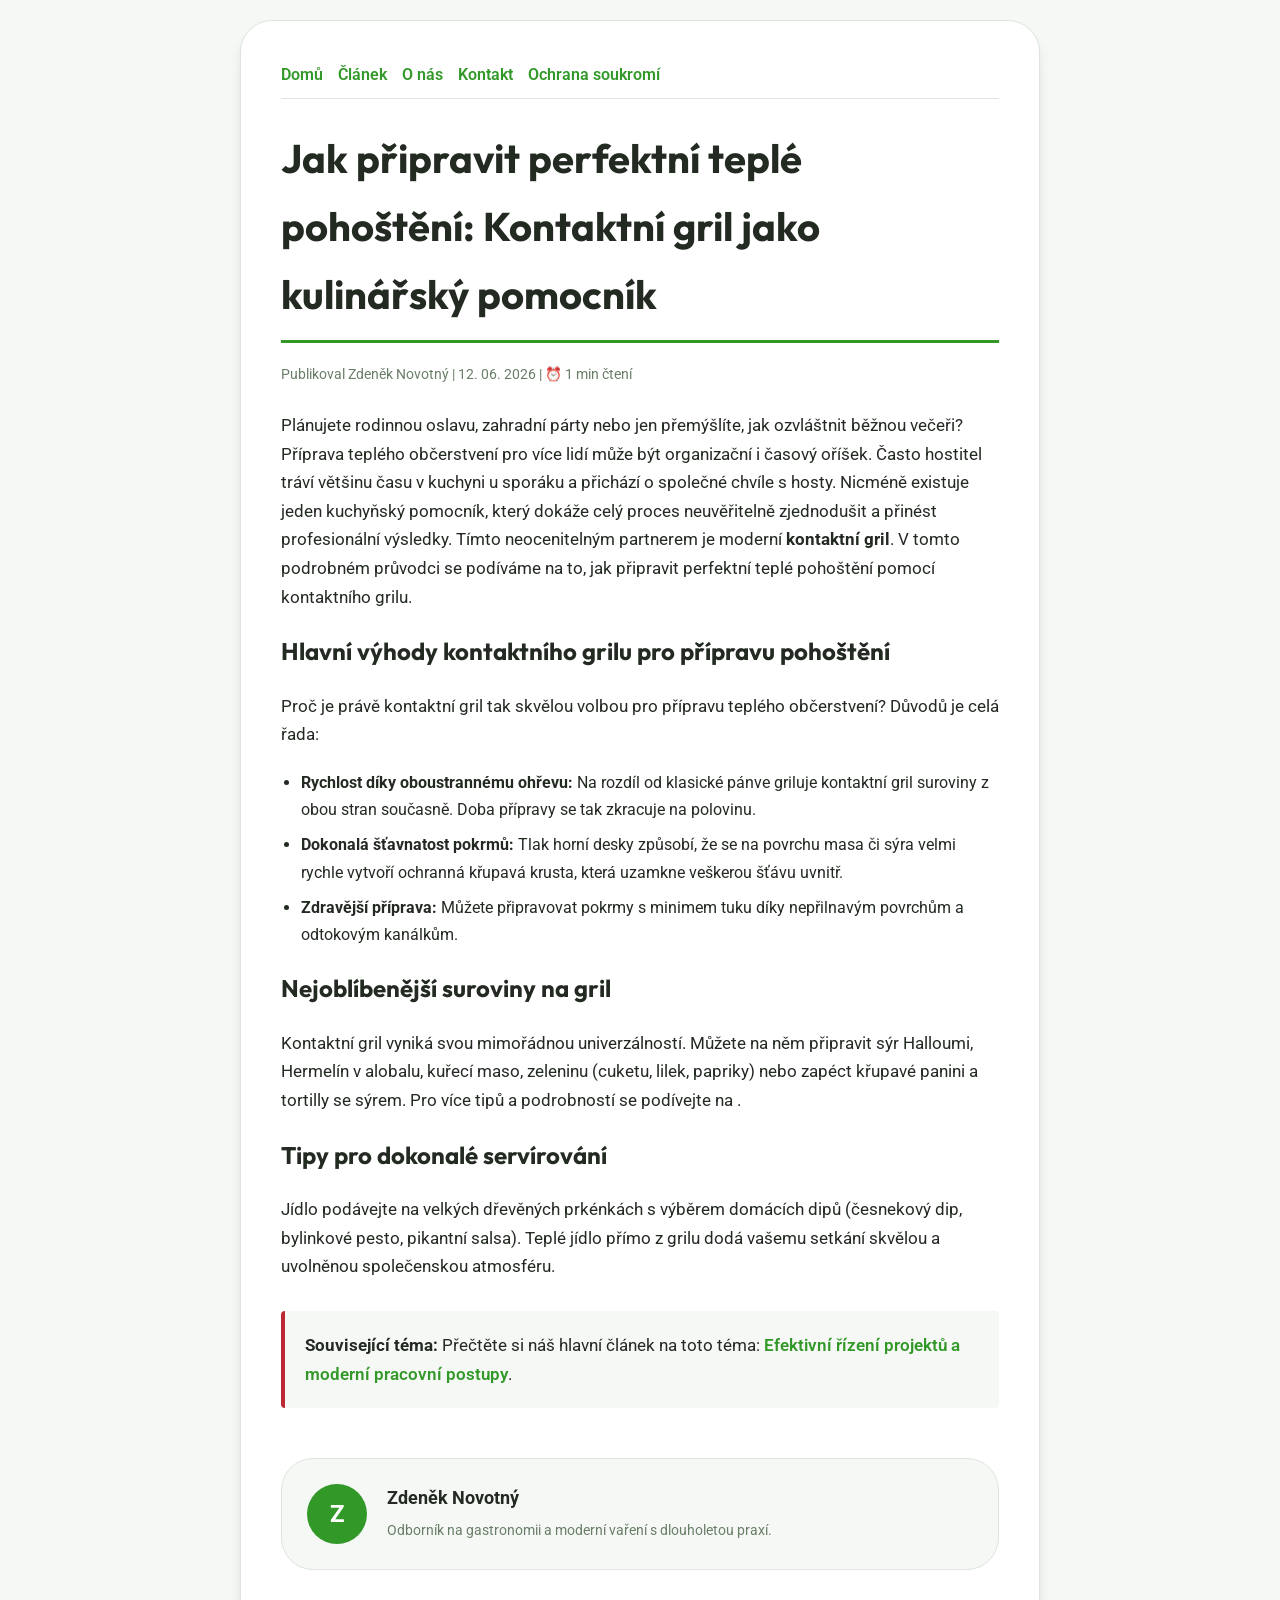
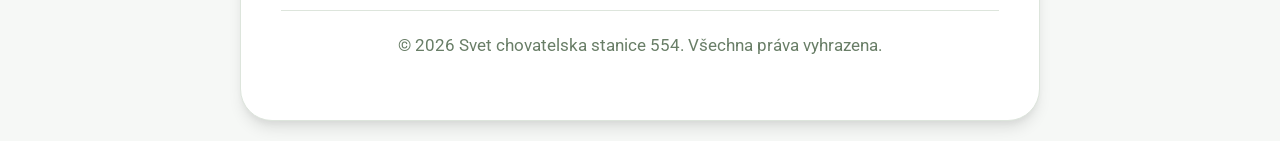
<file: jak-pripravit-perfektni-teple-pohosteni-kontaktni-gril-jako-kulinarsky-pomocnik.html>
<!DOCTYPE html>
<html lang="cs">
<head>
    <meta charset="UTF-8">
    <meta name="viewport" content="width=device-width, initial-scale=1.0">
    <title>Jak připravit perfektní teplé pohoštění: Kontaktní gril jako kulinářský pomocník - Svet chovatelska stanice 554</title>
    <meta name="description" content="Jak připravit perfektní teplé pohoštění: Kontaktní gril jako kulinářský pomocník">
    <meta name="geo.region" content="CZ" />
    <meta name="geo.placename" content="Ostrava" />
    <meta name="geo.position" content="49.8209;18.2625" />
    <meta name="ICBM" content="49.8209, 18.2625" />
    <link rel="stylesheet" href="style.css">
</head>
<body>
    
            <div class="container" style="max-width: 800px;">
                <nav style="display: flex; gap: 15px; margin-bottom: 25px; border-bottom: 1px solid var(--border-color); padding-bottom: 10px; overflow-x: auto; flex-wrap: wrap;">
            <a href="index.html">Domů</a>
            <a href="efektivni-rizeni-projektu-a-moderni-pracovni-postupy.html">Článek</a>
            <a href="about.html">O nás</a>
            <a href="contact.html">Kontakt</a>
            <a href="privacy.html">Ochrana soukromí</a>
        </nav>
                <h1>Jak připravit perfektní teplé pohoštění: Kontaktní gril jako kulinářský pomocník</h1>
                <div style="font-size:0.85rem; color: var(--muted-text); margin-bottom: 25px;">
                    Publikoval Zdeněk Novotný | 12. 06. 2026 | ⏰ 1 min čtení
                </div>
                <article style="margin-top: 20px;">
                    <p>Plánujete rodinnou oslavu, zahradní párty nebo jen přemýšlíte, jak ozvláštnit běžnou večeři? Příprava teplého občerstvení pro více lidí může být organizační i časový oříšek. Často hostitel tráví většinu času v kuchyni u sporáku a přichází o společné chvíle s hosty. Nicméně existuje jeden kuchyňský pomocník, který dokáže celý proces neuvěřitelně zjednodušit a přinést profesionální výsledky. Tímto neocenitelným partnerem je moderní <strong>kontaktní gril</strong>. V tomto podrobném průvodci se podíváme na to, jak připravit perfektní teplé pohoštění pomocí kontaktního grilu.</p>
<h2>Hlavní výhody kontaktního grilu pro přípravu pohoštění</h2>
<p>Proč je právě kontaktní gril tak skvělou volbou pro přípravu teplého občerstvení? Důvodů je celá řada:</p>
<ul>
    <li><strong>Rychlost díky oboustrannému ohřevu:</strong> Na rozdíl od klasické pánve griluje kontaktní gril suroviny z obou stran současně. Doba přípravy se tak zkracuje na polovinu.</li>
    <li><strong>Dokonalá šťavnatost pokrmů:</strong> Tlak horní desky způsobí, že se na povrchu masa či sýra velmi rychle vytvoří ochranná křupavá krusta, která uzamkne veškerou šťávu uvnitř.</li>
    <li><strong>Zdravější příprava:</strong> Můžete připravovat pokrmy s minimem tuku díky nepřilnavým povrchům a odtokovým kanálkům.</li>
</ul>
<h2>Nejoblíbenější suroviny na gril</h2>
<p>Kontaktní gril vyniká svou mimořádnou univerzálností. Můžete na něm připravit sýr Halloumi, Hermelín v alobalu, kuřecí maso, zeleninu (cuketu, lilek, papriky) nebo zapéct křupavé panini a tortilly se sýrem. Pro více tipů a podrobností se podívejte na .</p>
<h2>Tipy pro dokonalé servírování</h2>
<p>Jídlo podávejte na velkých dřevěných prkénkách s výběrem domácích dipů (česnekový dip, bylinkové pesto, pikantní salsa). Teplé jídlo přímo z grilu dodá vašemu setkání skvělou a uvolněnou společenskou atmosféru.</p>
                    <div class="link-resource" style="margin-top: 30px; padding: 20px; border-left: 4px solid var(--accent-color); background: var(--bg-color); border-radius: 4px;"><p style="margin: 0;"><strong>Související téma:</strong> Přečtěte si náš hlavní článek na toto téma: <a href="efektivni-rizeni-projektu-a-moderni-pracovni-postupy.html">Efektivní řízení projektů a moderní pracovní postupy</a>.</p></div>
                </article>
                
            <div class="author-box" style="margin-top: 50px; padding: 25px; background: var(--bg-color); border: 1px solid var(--border-color); border-radius: var(--border-radius); display: flex; gap: 20px; align-items: center;">
                <div style="width: 60px; height: 60px; border-radius: 50%; background: var(--primary-color); display: flex; align-items: center; justify-content: center; color: white; font-weight: bold; font-size: 1.5rem;">Z</div>
                <div>
                    <h4 style="margin-bottom: 5px; font-weight: bold; font-size: 1.1rem;">Zdeněk Novotný</h4>
                    <p style="margin: 0; font-size: 0.9rem; color: var(--muted-text);">Odborník na gastronomii a moderní vaření s dlouholetou praxí.</p>
                </div>
            </div>
            
                <footer>
                    <p>&copy; 2026 Svet chovatelska stanice 554. Všechna práva vyhrazena.</p>
                </footer>
            </div>
            
</body>
</html>
</file>
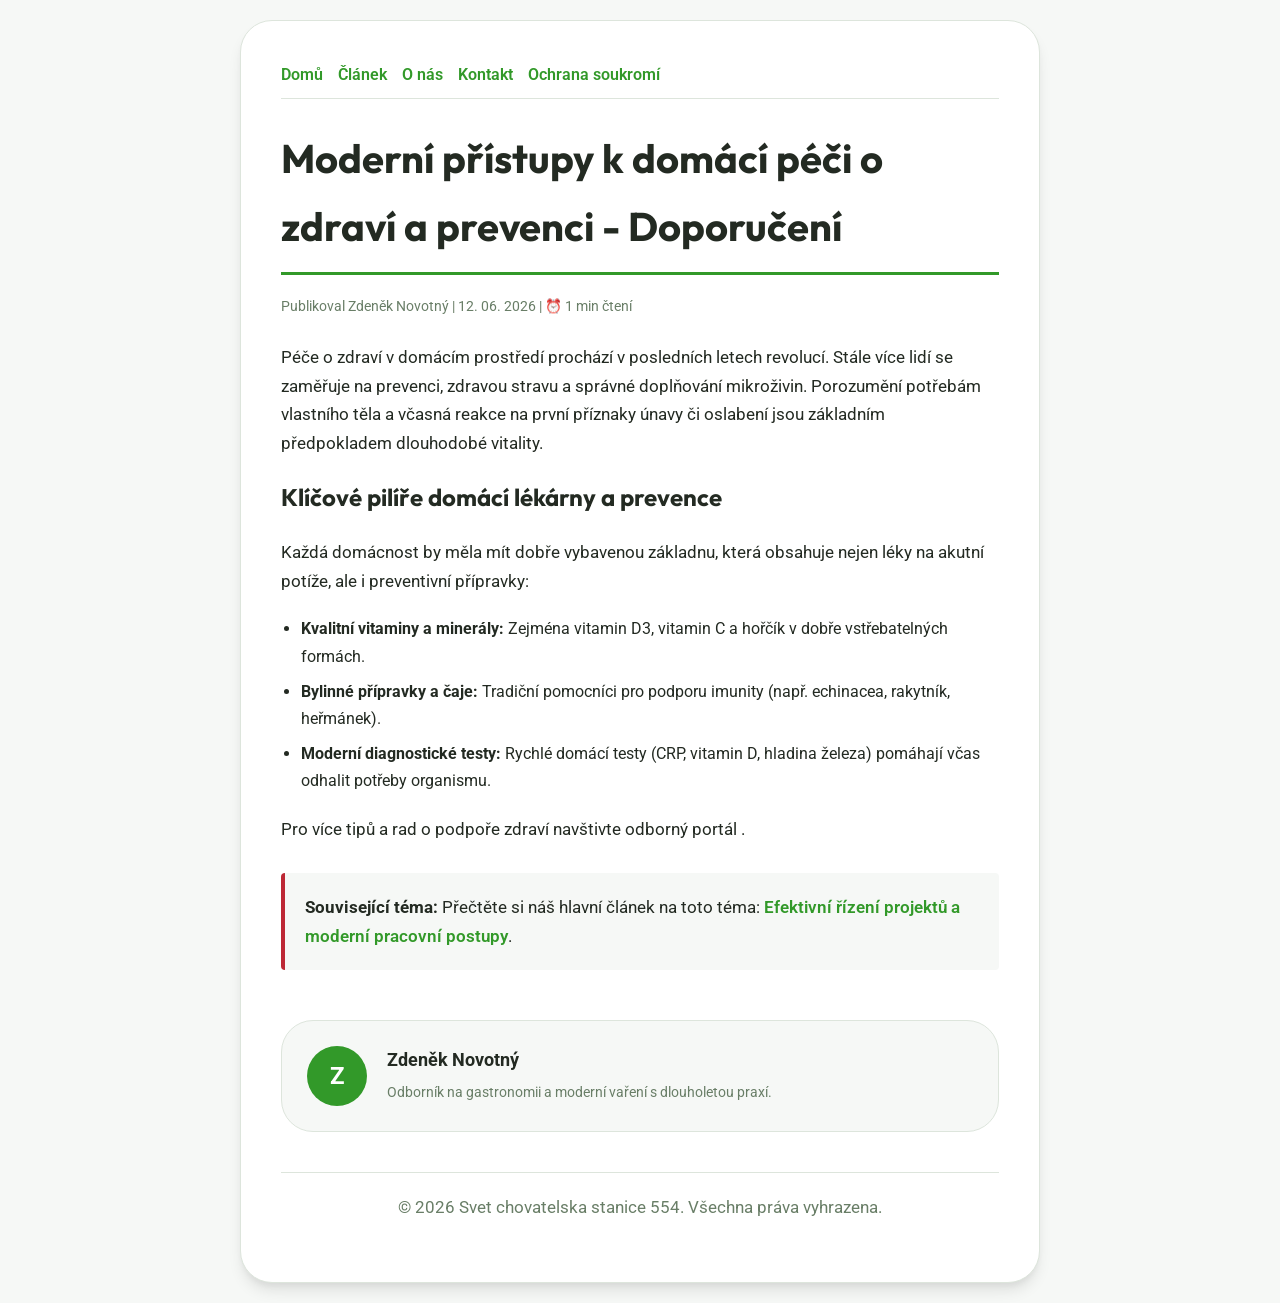
<file: moderni-pristupy-k-domaci-peci-o-zdravi-a-prevenci-doporuceni.html>
<!DOCTYPE html>
<html lang="cs">
<head>
    <meta charset="UTF-8">
    <meta name="viewport" content="width=device-width, initial-scale=1.0">
    <title>Moderní přístupy k domácí péči o zdraví a prevenci - Doporučení - Svet chovatelska stanice 554</title>
    <meta name="description" content="Moderní přístupy k domácí péči o zdraví a prevenci - Doporučení">
    <meta name="geo.region" content="CZ" />
    <meta name="geo.placename" content="Ostrava" />
    <meta name="geo.position" content="49.8209;18.2625" />
    <meta name="ICBM" content="49.8209, 18.2625" />
    <link rel="stylesheet" href="style.css">
</head>
<body>
    
            <div class="container" style="max-width: 800px;">
                <nav style="display: flex; gap: 15px; margin-bottom: 25px; border-bottom: 1px solid var(--border-color); padding-bottom: 10px; overflow-x: auto; flex-wrap: wrap;">
            <a href="index.html">Domů</a>
            <a href="efektivni-rizeni-projektu-a-moderni-pracovni-postupy.html">Článek</a>
            <a href="about.html">O nás</a>
            <a href="contact.html">Kontakt</a>
            <a href="privacy.html">Ochrana soukromí</a>
        </nav>
                <h1>Moderní přístupy k domácí péči o zdraví a prevenci - Doporučení</h1>
                <div style="font-size:0.85rem; color: var(--muted-text); margin-bottom: 25px;">
                    Publikoval Zdeněk Novotný | 12. 06. 2026 | ⏰ 1 min čtení
                </div>
                <article style="margin-top: 20px;">
                    <p>Péče o zdraví v domácím prostředí prochází v posledních letech revolucí. Stále více lidí se zaměřuje na prevenci, zdravou stravu a správné doplňování mikroživin. Porozumění potřebám vlastního těla a včasná reakce na první příznaky únavy či oslabení jsou základním předpokladem dlouhodobé vitality.</p>
<h2>Klíčové pilíře domácí lékárny a prevence</h2>
<p>Každá domácnost by měla mít dobře vybavenou základnu, která obsahuje nejen léky na akutní potíže, ale i preventivní přípravky:</p>
<ul>
    <li><strong>Kvalitní vitaminy a minerály:</strong> Zejména vitamin D3, vitamin C a hořčík v dobře vstřebatelných formách.</li>
    <li><strong>Bylinné přípravky a čaje:</strong> Tradiční pomocníci pro podporu imunity (např. echinacea, rakytník, heřmánek).</li>
    <li><strong>Moderní diagnostické testy:</strong> Rychlé domácí testy (CRP, vitamin D, hladina železa) pomáhají včas odhalit potřeby organismu.</li>
</ul>
<p>Pro více tipů a rad o podpoře zdraví navštivte odborný portál .</p>
                    <div class="link-resource" style="margin-top: 30px; padding: 20px; border-left: 4px solid var(--accent-color); background: var(--bg-color); border-radius: 4px;"><p style="margin: 0;"><strong>Související téma:</strong> Přečtěte si náš hlavní článek na toto téma: <a href="efektivni-rizeni-projektu-a-moderni-pracovni-postupy.html">Efektivní řízení projektů a moderní pracovní postupy</a>.</p></div>
                </article>
                
            <div class="author-box" style="margin-top: 50px; padding: 25px; background: var(--bg-color); border: 1px solid var(--border-color); border-radius: var(--border-radius); display: flex; gap: 20px; align-items: center;">
                <div style="width: 60px; height: 60px; border-radius: 50%; background: var(--primary-color); display: flex; align-items: center; justify-content: center; color: white; font-weight: bold; font-size: 1.5rem;">Z</div>
                <div>
                    <h4 style="margin-bottom: 5px; font-weight: bold; font-size: 1.1rem;">Zdeněk Novotný</h4>
                    <p style="margin: 0; font-size: 0.9rem; color: var(--muted-text);">Odborník na gastronomii a moderní vaření s dlouholetou praxí.</p>
                </div>
            </div>
            
                <footer>
                    <p>&copy; 2026 Svet chovatelska stanice 554. Všechna práva vyhrazena.</p>
                </footer>
            </div>
            
</body>
</html>
</file>
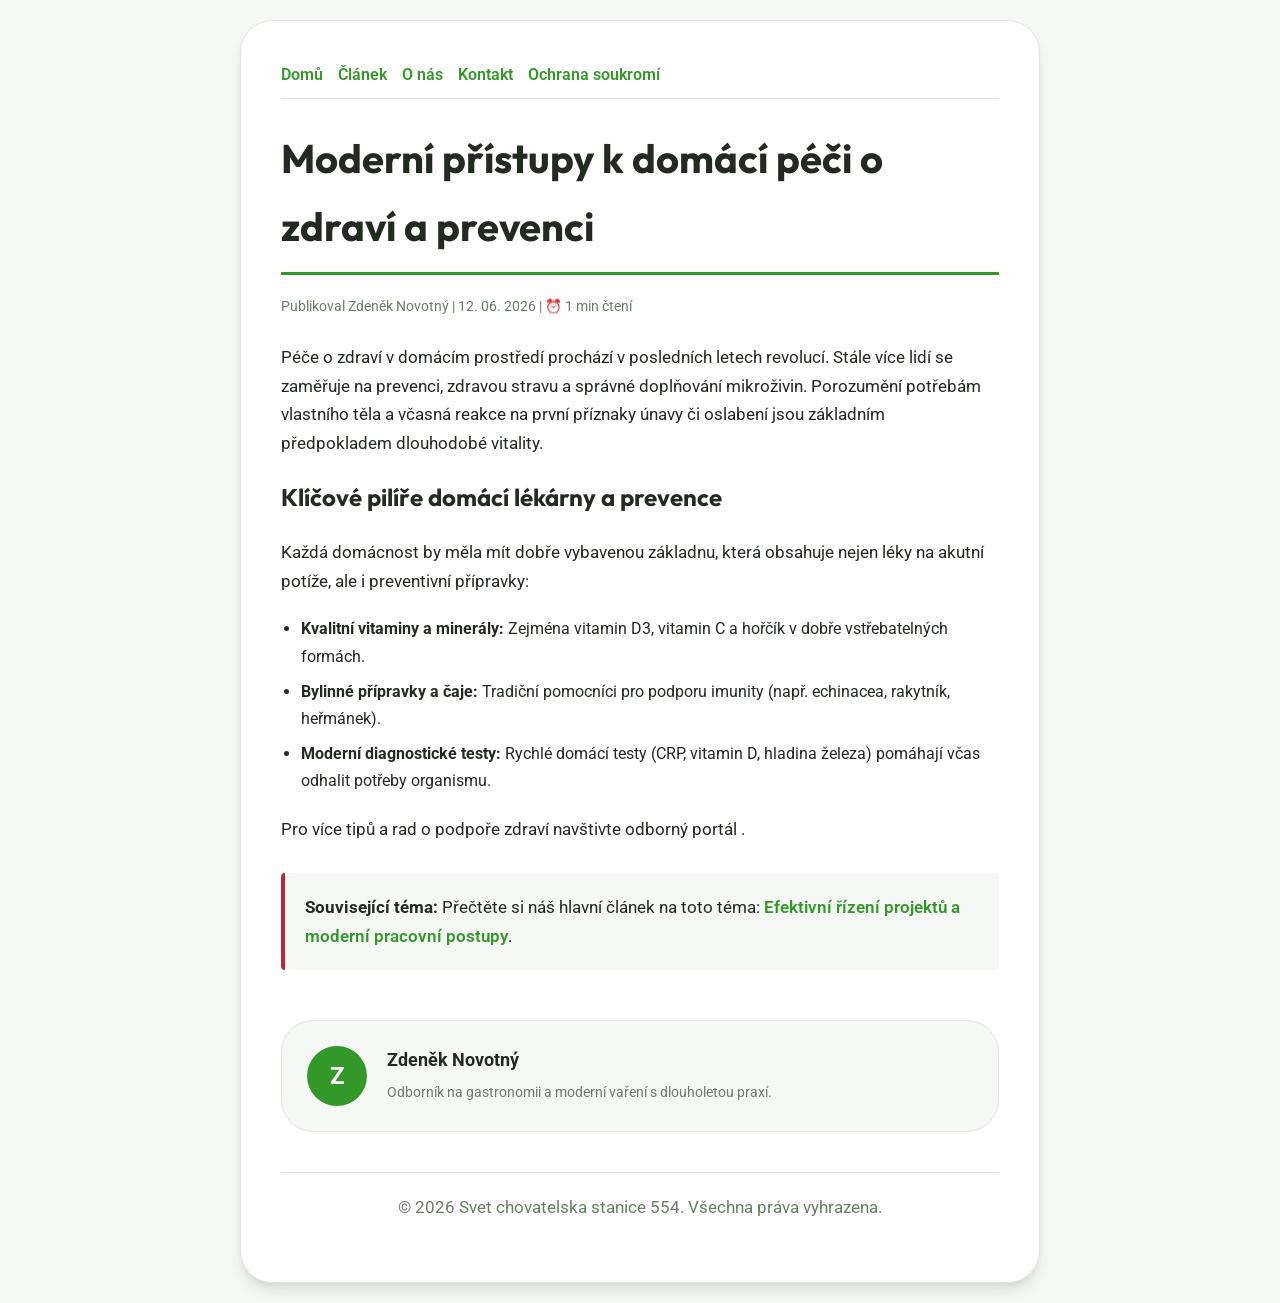
<file: moderni-pristupy-k-domaci-peci-o-zdravi-a-prevenci.html>
<!DOCTYPE html>
<html lang="cs">
<head>
    <meta charset="UTF-8">
    <meta name="viewport" content="width=device-width, initial-scale=1.0">
    <title>Moderní přístupy k domácí péči o zdraví a prevenci - Svet chovatelska stanice 554</title>
    <meta name="description" content="Moderní přístupy k domácí péči o zdraví a prevenci">
    <meta name="geo.region" content="CZ" />
    <meta name="geo.placename" content="Ostrava" />
    <meta name="geo.position" content="49.8209;18.2625" />
    <meta name="ICBM" content="49.8209, 18.2625" />
    <link rel="stylesheet" href="style.css">
</head>
<body>
    
            <div class="container" style="max-width: 800px;">
                <nav style="display: flex; gap: 15px; margin-bottom: 25px; border-bottom: 1px solid var(--border-color); padding-bottom: 10px; overflow-x: auto; flex-wrap: wrap;">
            <a href="index.html">Domů</a>
            <a href="efektivni-rizeni-projektu-a-moderni-pracovni-postupy.html">Článek</a>
            <a href="about.html">O nás</a>
            <a href="contact.html">Kontakt</a>
            <a href="privacy.html">Ochrana soukromí</a>
        </nav>
                <h1>Moderní přístupy k domácí péči o zdraví a prevenci</h1>
                <div style="font-size:0.85rem; color: var(--muted-text); margin-bottom: 25px;">
                    Publikoval Zdeněk Novotný | 12. 06. 2026 | ⏰ 1 min čtení
                </div>
                <article style="margin-top: 20px;">
                    <p>Péče o zdraví v domácím prostředí prochází v posledních letech revolucí. Stále více lidí se zaměřuje na prevenci, zdravou stravu a správné doplňování mikroživin. Porozumění potřebám vlastního těla a včasná reakce na první příznaky únavy či oslabení jsou základním předpokladem dlouhodobé vitality.</p>
<h2>Klíčové pilíře domácí lékárny a prevence</h2>
<p>Každá domácnost by měla mít dobře vybavenou základnu, která obsahuje nejen léky na akutní potíže, ale i preventivní přípravky:</p>
<ul>
    <li><strong>Kvalitní vitaminy a minerály:</strong> Zejména vitamin D3, vitamin C a hořčík v dobře vstřebatelných formách.</li>
    <li><strong>Bylinné přípravky a čaje:</strong> Tradiční pomocníci pro podporu imunity (např. echinacea, rakytník, heřmánek).</li>
    <li><strong>Moderní diagnostické testy:</strong> Rychlé domácí testy (CRP, vitamin D, hladina železa) pomáhají včas odhalit potřeby organismu.</li>
</ul>
<p>Pro více tipů a rad o podpoře zdraví navštivte odborný portál .</p>
                    <div class="link-resource" style="margin-top: 30px; padding: 20px; border-left: 4px solid var(--accent-color); background: var(--bg-color); border-radius: 4px;"><p style="margin: 0;"><strong>Související téma:</strong> Přečtěte si náš hlavní článek na toto téma: <a href="efektivni-rizeni-projektu-a-moderni-pracovni-postupy.html">Efektivní řízení projektů a moderní pracovní postupy</a>.</p></div>
                </article>
                
            <div class="author-box" style="margin-top: 50px; padding: 25px; background: var(--bg-color); border: 1px solid var(--border-color); border-radius: var(--border-radius); display: flex; gap: 20px; align-items: center;">
                <div style="width: 60px; height: 60px; border-radius: 50%; background: var(--primary-color); display: flex; align-items: center; justify-content: center; color: white; font-weight: bold; font-size: 1.5rem;">Z</div>
                <div>
                    <h4 style="margin-bottom: 5px; font-weight: bold; font-size: 1.1rem;">Zdeněk Novotný</h4>
                    <p style="margin: 0; font-size: 0.9rem; color: var(--muted-text);">Odborník na gastronomii a moderní vaření s dlouholetou praxí.</p>
                </div>
            </div>
            
                <footer>
                    <p>&copy; 2026 Svet chovatelska stanice 554. Všechna práva vyhrazena.</p>
                </footer>
            </div>
            
</body>
</html>
</file>
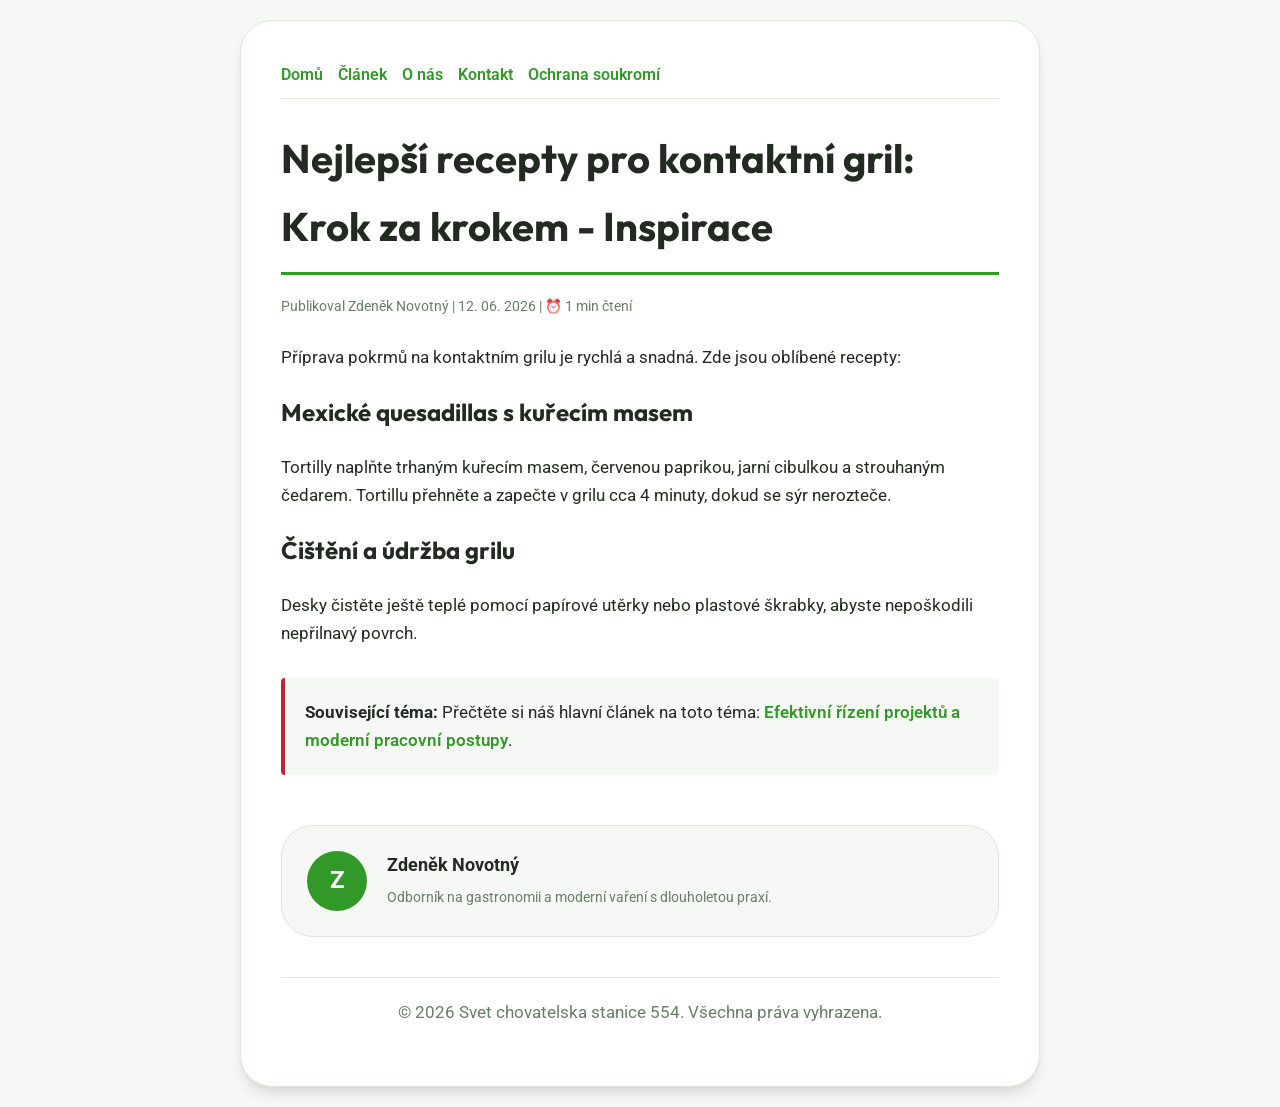
<file: nejlepsi-recepty-pro-kontaktni-gril-krok-za-krokem-inspirace.html>
<!DOCTYPE html>
<html lang="cs">
<head>
    <meta charset="UTF-8">
    <meta name="viewport" content="width=device-width, initial-scale=1.0">
    <title>Nejlepší recepty pro kontaktní gril: Krok za krokem - Inspirace - Svet chovatelska stanice 554</title>
    <meta name="description" content="Nejlepší recepty pro kontaktní gril: Krok za krokem - Inspirace">
    <meta name="geo.region" content="CZ" />
    <meta name="geo.placename" content="Ostrava" />
    <meta name="geo.position" content="49.8209;18.2625" />
    <meta name="ICBM" content="49.8209, 18.2625" />
    <link rel="stylesheet" href="style.css">
</head>
<body>
    
            <div class="container" style="max-width: 800px;">
                <nav style="display: flex; gap: 15px; margin-bottom: 25px; border-bottom: 1px solid var(--border-color); padding-bottom: 10px; overflow-x: auto; flex-wrap: wrap;">
            <a href="index.html">Domů</a>
            <a href="efektivni-rizeni-projektu-a-moderni-pracovni-postupy.html">Článek</a>
            <a href="about.html">O nás</a>
            <a href="contact.html">Kontakt</a>
            <a href="privacy.html">Ochrana soukromí</a>
        </nav>
                <h1>Nejlepší recepty pro kontaktní gril: Krok za krokem - Inspirace</h1>
                <div style="font-size:0.85rem; color: var(--muted-text); margin-bottom: 25px;">
                    Publikoval Zdeněk Novotný | 12. 06. 2026 | ⏰ 1 min čtení
                </div>
                <article style="margin-top: 20px;">
                    <p>Příprava pokrmů na kontaktním grilu je rychlá a snadná. Zde jsou oblíbené recepty:</p>
<h2>Mexické quesadillas s kuřecím masem</h2>
<p>Tortilly naplňte trhaným kuřecím masem, červenou paprikou, jarní cibulkou a strouhaným čedarem. Tortillu přehněte a zapečte v grilu cca 4 minuty, dokud se sýr nerozteče.</p>
<h2>Čištění a údržba grilu</h2>
<p>Desky čistěte ještě teplé pomocí papírové utěrky nebo plastové škrabky, abyste nepoškodili nepřilnavý povrch.</p>
                    <div class="link-resource" style="margin-top: 30px; padding: 20px; border-left: 4px solid var(--accent-color); background: var(--bg-color); border-radius: 4px;"><p style="margin: 0;"><strong>Související téma:</strong> Přečtěte si náš hlavní článek na toto téma: <a href="efektivni-rizeni-projektu-a-moderni-pracovni-postupy.html">Efektivní řízení projektů a moderní pracovní postupy</a>.</p></div>
                </article>
                
            <div class="author-box" style="margin-top: 50px; padding: 25px; background: var(--bg-color); border: 1px solid var(--border-color); border-radius: var(--border-radius); display: flex; gap: 20px; align-items: center;">
                <div style="width: 60px; height: 60px; border-radius: 50%; background: var(--primary-color); display: flex; align-items: center; justify-content: center; color: white; font-weight: bold; font-size: 1.5rem;">Z</div>
                <div>
                    <h4 style="margin-bottom: 5px; font-weight: bold; font-size: 1.1rem;">Zdeněk Novotný</h4>
                    <p style="margin: 0; font-size: 0.9rem; color: var(--muted-text);">Odborník na gastronomii a moderní vaření s dlouholetou praxí.</p>
                </div>
            </div>
            
                <footer>
                    <p>&copy; 2026 Svet chovatelska stanice 554. Všechna práva vyhrazena.</p>
                </footer>
            </div>
            
</body>
</html>
</file>
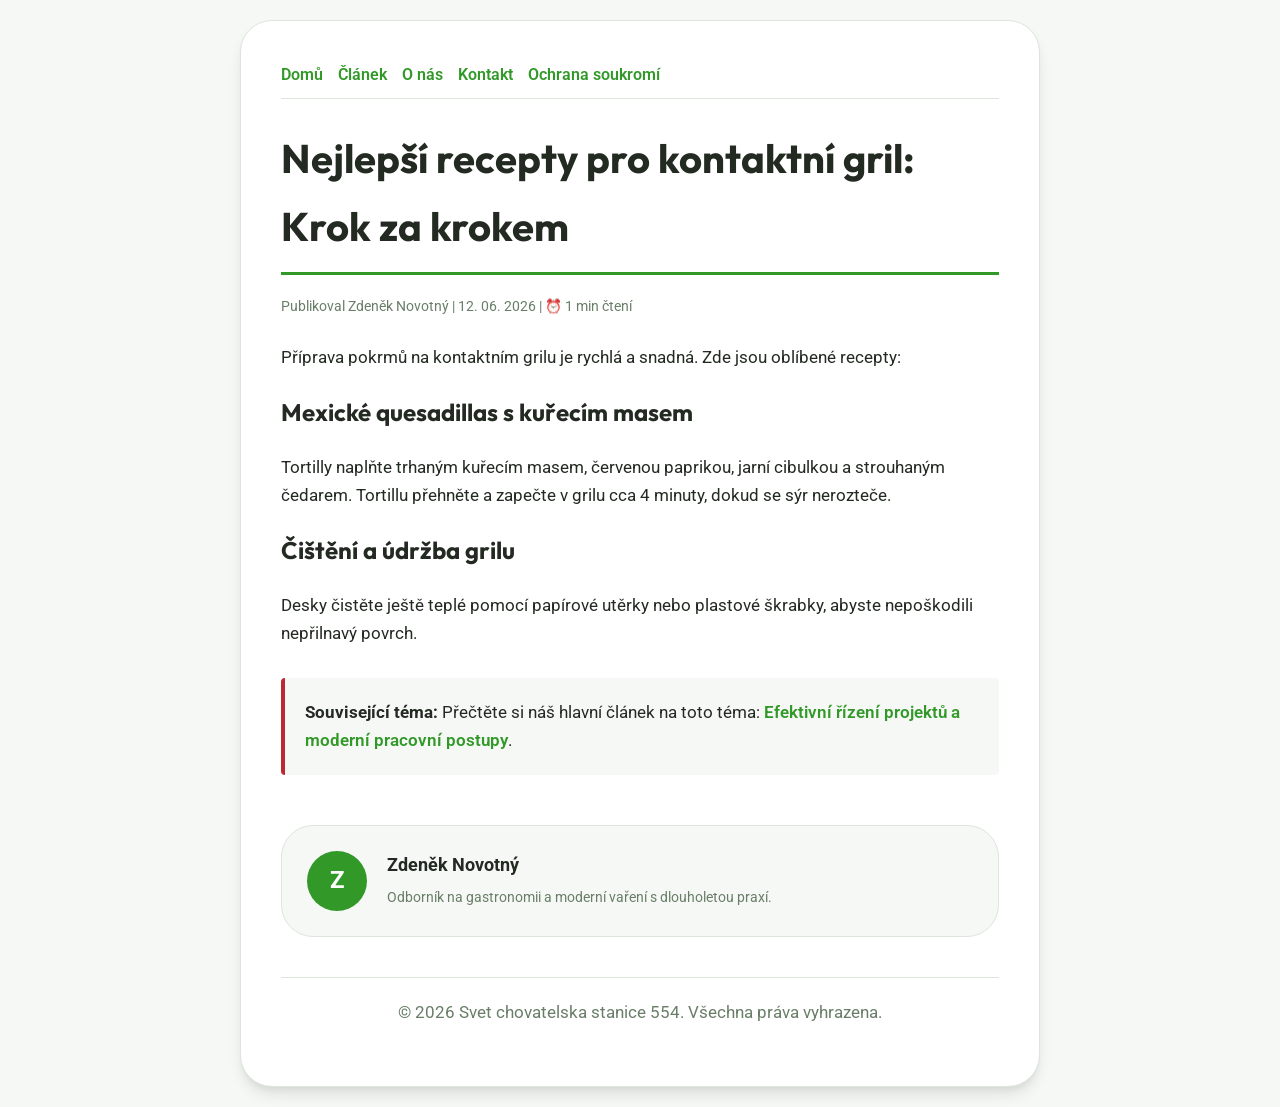
<file: nejlepsi-recepty-pro-kontaktni-gril-krok-za-krokem.html>
<!DOCTYPE html>
<html lang="cs">
<head>
    <meta charset="UTF-8">
    <meta name="viewport" content="width=device-width, initial-scale=1.0">
    <title>Nejlepší recepty pro kontaktní gril: Krok za krokem - Svet chovatelska stanice 554</title>
    <meta name="description" content="Nejlepší recepty pro kontaktní gril: Krok za krokem">
    <meta name="geo.region" content="CZ" />
    <meta name="geo.placename" content="Ostrava" />
    <meta name="geo.position" content="49.8209;18.2625" />
    <meta name="ICBM" content="49.8209, 18.2625" />
    <link rel="stylesheet" href="style.css">
</head>
<body>
    
            <div class="container" style="max-width: 800px;">
                <nav style="display: flex; gap: 15px; margin-bottom: 25px; border-bottom: 1px solid var(--border-color); padding-bottom: 10px; overflow-x: auto; flex-wrap: wrap;">
            <a href="index.html">Domů</a>
            <a href="efektivni-rizeni-projektu-a-moderni-pracovni-postupy.html">Článek</a>
            <a href="about.html">O nás</a>
            <a href="contact.html">Kontakt</a>
            <a href="privacy.html">Ochrana soukromí</a>
        </nav>
                <h1>Nejlepší recepty pro kontaktní gril: Krok za krokem</h1>
                <div style="font-size:0.85rem; color: var(--muted-text); margin-bottom: 25px;">
                    Publikoval Zdeněk Novotný | 12. 06. 2026 | ⏰ 1 min čtení
                </div>
                <article style="margin-top: 20px;">
                    <p>Příprava pokrmů na kontaktním grilu je rychlá a snadná. Zde jsou oblíbené recepty:</p>
<h2>Mexické quesadillas s kuřecím masem</h2>
<p>Tortilly naplňte trhaným kuřecím masem, červenou paprikou, jarní cibulkou a strouhaným čedarem. Tortillu přehněte a zapečte v grilu cca 4 minuty, dokud se sýr nerozteče.</p>
<h2>Čištění a údržba grilu</h2>
<p>Desky čistěte ještě teplé pomocí papírové utěrky nebo plastové škrabky, abyste nepoškodili nepřilnavý povrch.</p>
                    <div class="link-resource" style="margin-top: 30px; padding: 20px; border-left: 4px solid var(--accent-color); background: var(--bg-color); border-radius: 4px;"><p style="margin: 0;"><strong>Související téma:</strong> Přečtěte si náš hlavní článek na toto téma: <a href="efektivni-rizeni-projektu-a-moderni-pracovni-postupy.html">Efektivní řízení projektů a moderní pracovní postupy</a>.</p></div>
                </article>
                
            <div class="author-box" style="margin-top: 50px; padding: 25px; background: var(--bg-color); border: 1px solid var(--border-color); border-radius: var(--border-radius); display: flex; gap: 20px; align-items: center;">
                <div style="width: 60px; height: 60px; border-radius: 50%; background: var(--primary-color); display: flex; align-items: center; justify-content: center; color: white; font-weight: bold; font-size: 1.5rem;">Z</div>
                <div>
                    <h4 style="margin-bottom: 5px; font-weight: bold; font-size: 1.1rem;">Zdeněk Novotný</h4>
                    <p style="margin: 0; font-size: 0.9rem; color: var(--muted-text);">Odborník na gastronomii a moderní vaření s dlouholetou praxí.</p>
                </div>
            </div>
            
                <footer>
                    <p>&copy; 2026 Svet chovatelska stanice 554. Všechna práva vyhrazena.</p>
                </footer>
            </div>
            
</body>
</html>
</file>
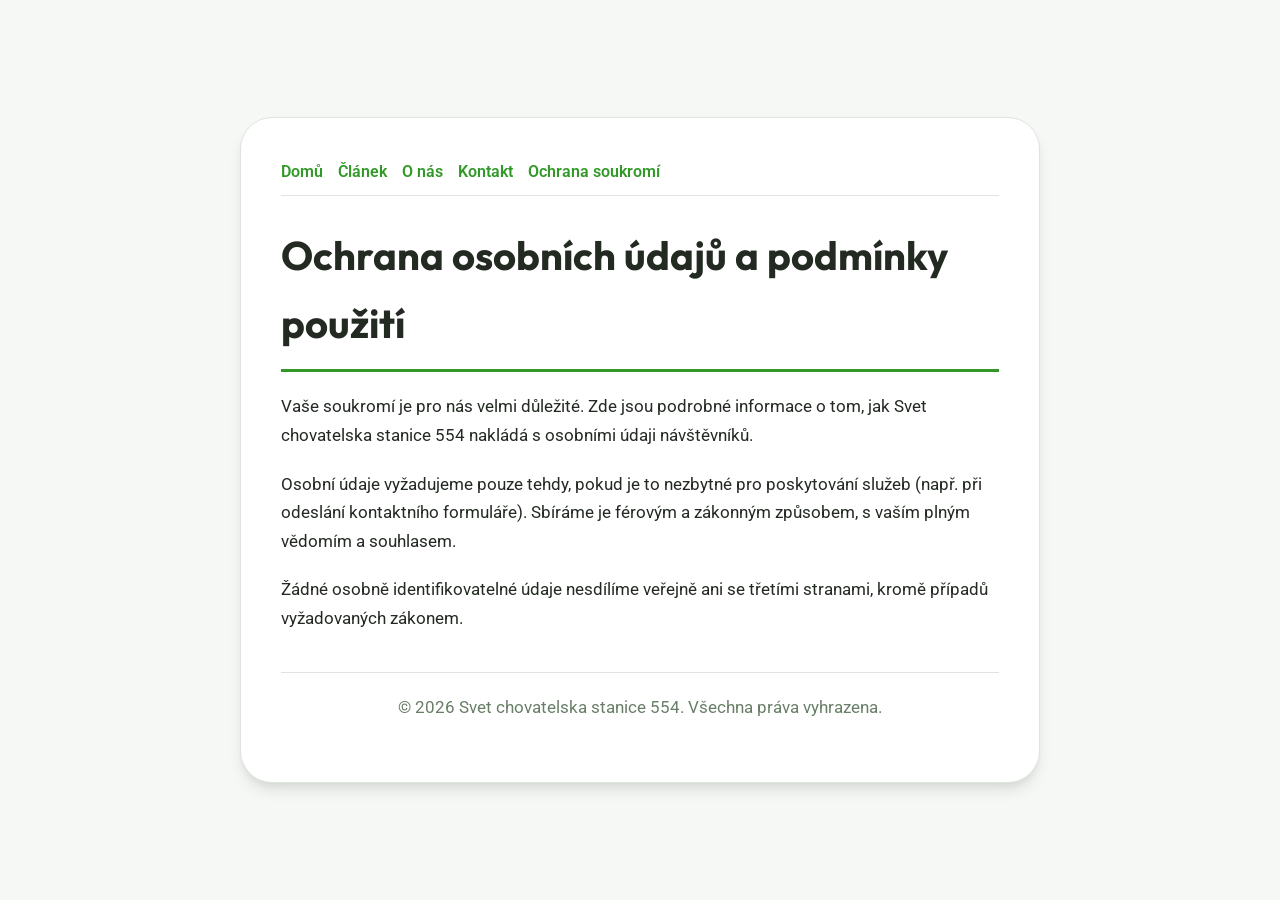
<file: privacy.html>
<!DOCTYPE html>
<html lang="cs">
<head>
    <meta charset="UTF-8">
    <meta name="viewport" content="width=device-width, initial-scale=1.0">
    <title>Ochrana osobních údajů a podmínky použití - Svet chovatelska stanice 554</title>
    <meta name="description" content="Vaše soukromí je pro nás velmi důležité. Zde jsou podrobné informace o tom, jak Svet chovatelska stanice 554 nakládá s osobními údaji návštěvníků.">
    <meta name="geo.region" content="CZ" />
    <meta name="geo.placename" content="Ostrava" />
    <meta name="geo.position" content="49.8209;18.2625" />
    <meta name="ICBM" content="49.8209, 18.2625" />
    <link rel="stylesheet" href="style.css">
</head>
<body>
    
        <div class="container" style="max-width: 800px;">
            <nav style="display: flex; gap: 15px; margin-bottom: 25px; border-bottom: 1px solid var(--border-color); padding-bottom: 10px; overflow-x: auto; flex-wrap: wrap;">
            <a href="index.html">Domů</a>
            <a href="efektivni-rizeni-projektu-a-moderni-pracovni-postupy.html">Článek</a>
            <a href="about.html">O nás</a>
            <a href="contact.html">Kontakt</a>
            <a href="privacy.html">Ochrana soukromí</a>
        </nav>
            <h1>Ochrana osobních údajů a podmínky použití</h1>
            <p>Vaše soukromí je pro nás velmi důležité. Zde jsou podrobné informace o tom, jak Svet chovatelska stanice 554 nakládá s osobními údaji návštěvníků.</p>
            <p>Osobní údaje vyžadujeme pouze tehdy, pokud je to nezbytné pro poskytování služeb (např. při odeslání kontaktního formuláře). Sbíráme je férovým a zákonným způsobem, s vaším plným vědomím a souhlasem.</p>
            <p>Žádné osobně identifikovatelné údaje nesdílíme veřejně ani se třetími stranami, kromě případů vyžadovaných zákonem.</p>
            <footer>
                <p>&copy; 2026 Svet chovatelska stanice 554. Všechna práva vyhrazena.</p>
            </footer>
        </div>
        
</body>
</html>
</file>
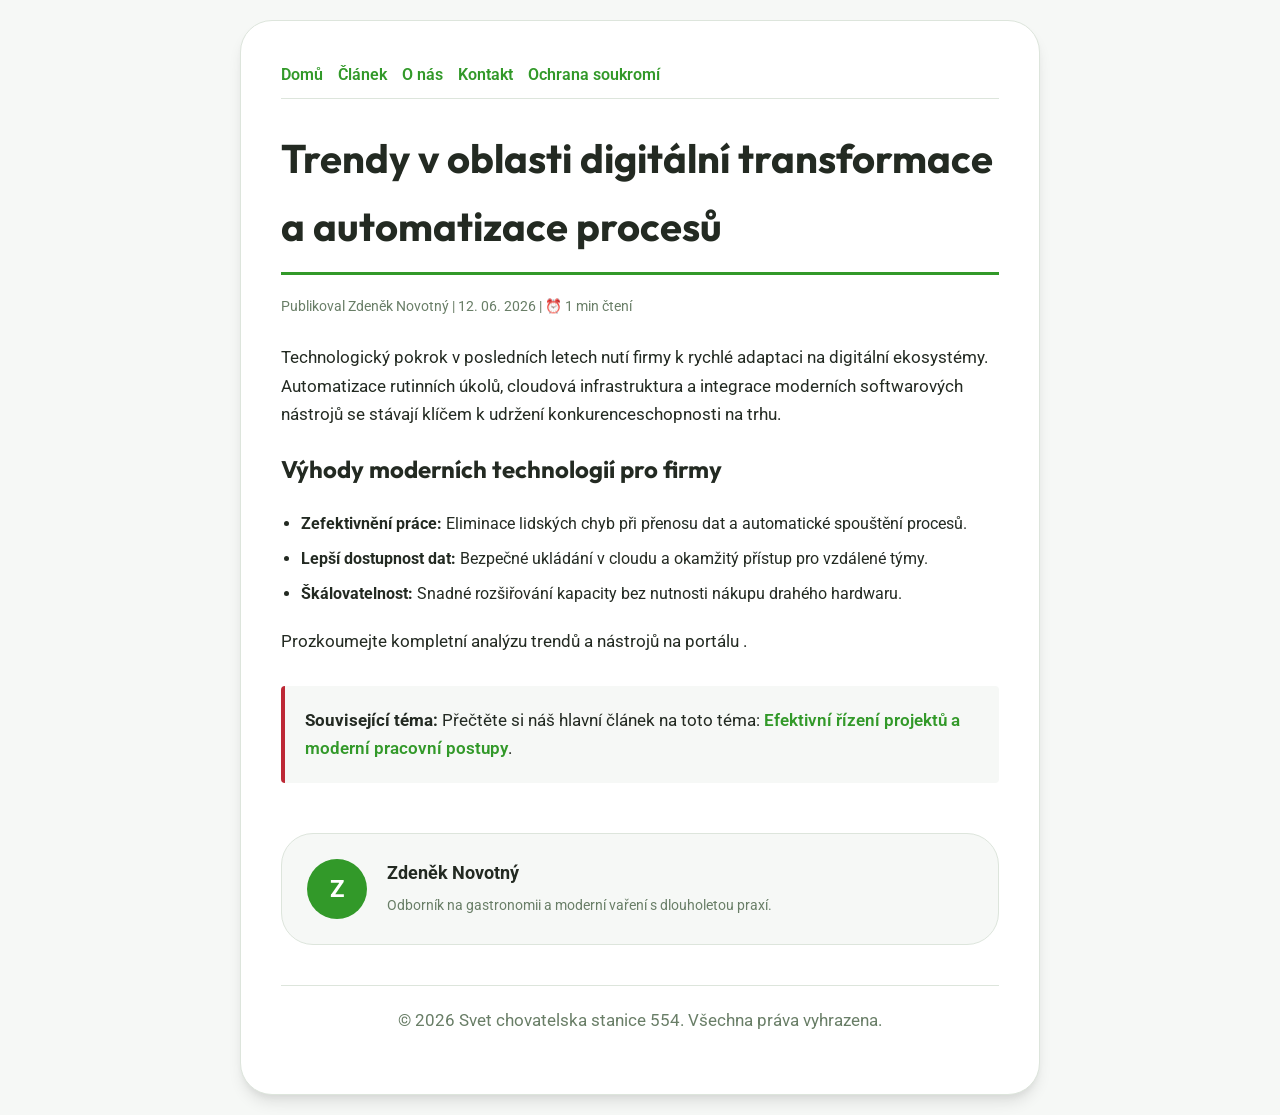
<file: trendy-v-oblasti-digitalni-transformace-a-automatizace-procesu.html>
<!DOCTYPE html>
<html lang="cs">
<head>
    <meta charset="UTF-8">
    <meta name="viewport" content="width=device-width, initial-scale=1.0">
    <title>Trendy v oblasti digitální transformace a automatizace procesů - Svet chovatelska stanice 554</title>
    <meta name="description" content="Trendy v oblasti digitální transformace a automatizace procesů">
    <meta name="geo.region" content="CZ" />
    <meta name="geo.placename" content="Ostrava" />
    <meta name="geo.position" content="49.8209;18.2625" />
    <meta name="ICBM" content="49.8209, 18.2625" />
    <link rel="stylesheet" href="style.css">
</head>
<body>
    
            <div class="container" style="max-width: 800px;">
                <nav style="display: flex; gap: 15px; margin-bottom: 25px; border-bottom: 1px solid var(--border-color); padding-bottom: 10px; overflow-x: auto; flex-wrap: wrap;">
            <a href="index.html">Domů</a>
            <a href="efektivni-rizeni-projektu-a-moderni-pracovni-postupy.html">Článek</a>
            <a href="about.html">O nás</a>
            <a href="contact.html">Kontakt</a>
            <a href="privacy.html">Ochrana soukromí</a>
        </nav>
                <h1>Trendy v oblasti digitální transformace a automatizace procesů</h1>
                <div style="font-size:0.85rem; color: var(--muted-text); margin-bottom: 25px;">
                    Publikoval Zdeněk Novotný | 12. 06. 2026 | ⏰ 1 min čtení
                </div>
                <article style="margin-top: 20px;">
                    <p>Technologický pokrok v posledních letech nutí firmy k rychlé adaptaci na digitální ekosystémy. Automatizace rutinních úkolů, cloudová infrastruktura a integrace moderních softwarových nástrojů se stávají klíčem k udržení konkurenceschopnosti na trhu.</p>
<h2>Výhody moderních technologií pro firmy</h2>
<ul>
    <li><strong>Zefektivnění práce:</strong> Eliminace lidských chyb při přenosu dat a automatické spouštění procesů.</li>
    <li><strong>Lepší dostupnost dat:</strong> Bezpečné ukládání v cloudu a okamžitý přístup pro vzdálené týmy.</li>
    <li><strong>Škálovatelnost:</strong> Snadné rozšiřování kapacity bez nutnosti nákupu drahého hardwaru.</li>
</ul>
<p>Prozkoumejte kompletní analýzu trendů a nástrojů na portálu .</p>
                    <div class="link-resource" style="margin-top: 30px; padding: 20px; border-left: 4px solid var(--accent-color); background: var(--bg-color); border-radius: 4px;"><p style="margin: 0;"><strong>Související téma:</strong> Přečtěte si náš hlavní článek na toto téma: <a href="efektivni-rizeni-projektu-a-moderni-pracovni-postupy.html">Efektivní řízení projektů a moderní pracovní postupy</a>.</p></div>
                </article>
                
            <div class="author-box" style="margin-top: 50px; padding: 25px; background: var(--bg-color); border: 1px solid var(--border-color); border-radius: var(--border-radius); display: flex; gap: 20px; align-items: center;">
                <div style="width: 60px; height: 60px; border-radius: 50%; background: var(--primary-color); display: flex; align-items: center; justify-content: center; color: white; font-weight: bold; font-size: 1.5rem;">Z</div>
                <div>
                    <h4 style="margin-bottom: 5px; font-weight: bold; font-size: 1.1rem;">Zdeněk Novotný</h4>
                    <p style="margin: 0; font-size: 0.9rem; color: var(--muted-text);">Odborník na gastronomii a moderní vaření s dlouholetou praxí.</p>
                </div>
            </div>
            
                <footer>
                    <p>&copy; 2026 Svet chovatelska stanice 554. Všechna práva vyhrazena.</p>
                </footer>
            </div>
            
</body>
</html>
</file>
<file: style.css>
@import url('https://fonts.googleapis.com/css2?family=Outfit:wght@700&family=Roboto:wght@400;600&display=swap');

:root {
    --bg-color: hsl(115, 15%, 97%);
    --card-bg: hsl(115, 15%, 100%);
    --text-color: hsl(115, 10%, 15%);
    --muted-text: hsl(115, 10%, 45%);
    --primary-color: hsl(115, 58%, 38%);
    --accent-color: hsl(355, 65%, 45%);
    --border-color: hsl(115, 15%, 88%);
    --border-radius: 32px;
    --shadow: 0 10px 15px -3px rgba(0, 0, 0, 0.1), 0 4px 6px -2px rgba(0, 0, 0, 0.05);
    --font-headline: 'Outfit', sans-serif;
    --font-body: 'Roboto', sans-serif;
}

* {
    box-sizing: border-box;
    margin: 0;
    padding: 0;
}

body {
    background-color: var(--bg-color);
    color: var(--text-color);
    font-family: var(--font-body);
    line-height: 1.7;
    padding: 20px;
    display: flex;
    justify-content: center;
    min-height: 100vh;
}

a {
    color: var(--primary-color);
    text-decoration: none;
    font-weight: 600;
    transition: color 0.2s ease;
}

a:hover {
    color: var(--accent-color);
    text-decoration: underline;
}

.container {
    width: 100%;
    max-width: 900px;
    background: var(--card-bg);
    border: 1px solid var(--border-color);
    border-radius: var(--border-radius);
    padding: 40px;
    box-shadow: var(--shadow);
    margin: auto;
}

h1, h2, h3 {
    font-family: var(--font-headline);
    margin-bottom: 20px;
    color: var(--text-color);
}

h1 {
    font-size: 2.5rem;
    border-bottom: 3px solid var(--primary-color);
    padding-bottom: 12px;
}

p {
    margin-bottom: 20px;
    font-size: 1.05rem;
}

ul {
    margin-bottom: 20px;
    padding-left: 20px;
}

li {
    margin-bottom: 8px;
}

form {
    display: flex;
    flex-direction: column;
    gap: 15px;
    margin-top: 25px;
}

input, textarea, button {
    padding: 12px;
    border: 1px solid var(--border-color);
    border-radius: var(--border-radius);
    font-family: var(--font-body);
    font-size: 1rem;
    background: var(--bg-color);
    color: var(--text-color);
}

button {
    background: var(--primary-color);
    color: white;
    font-weight: 600;
    border: none;
    cursor: pointer;
    transition: background 0.2s ease;
}

button:hover {
    background: var(--accent-color);
}

footer {
    margin-top: 40px;
    border-top: 1px solid var(--border-color);
    padding-top: 20px;
    font-size: 0.9rem;
    color: var(--muted-text);
    text-align: center;
}
</file>
